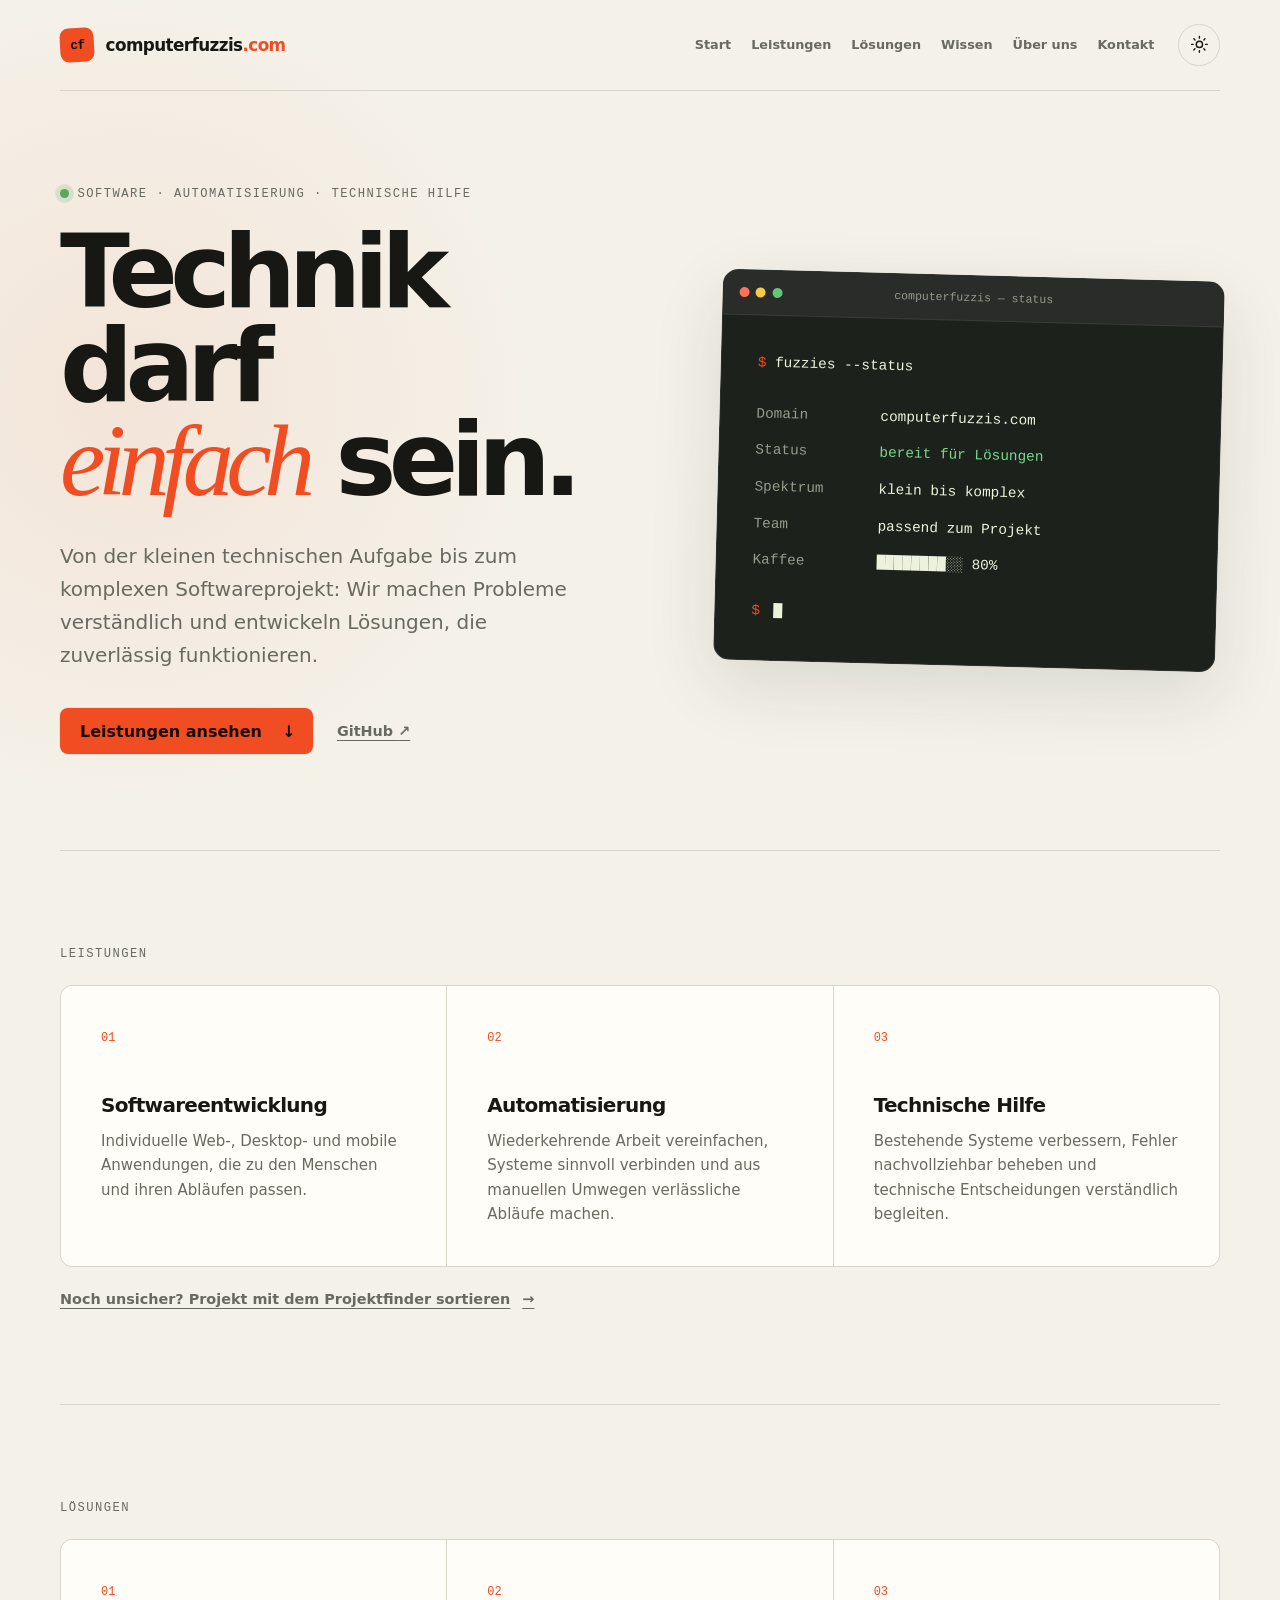
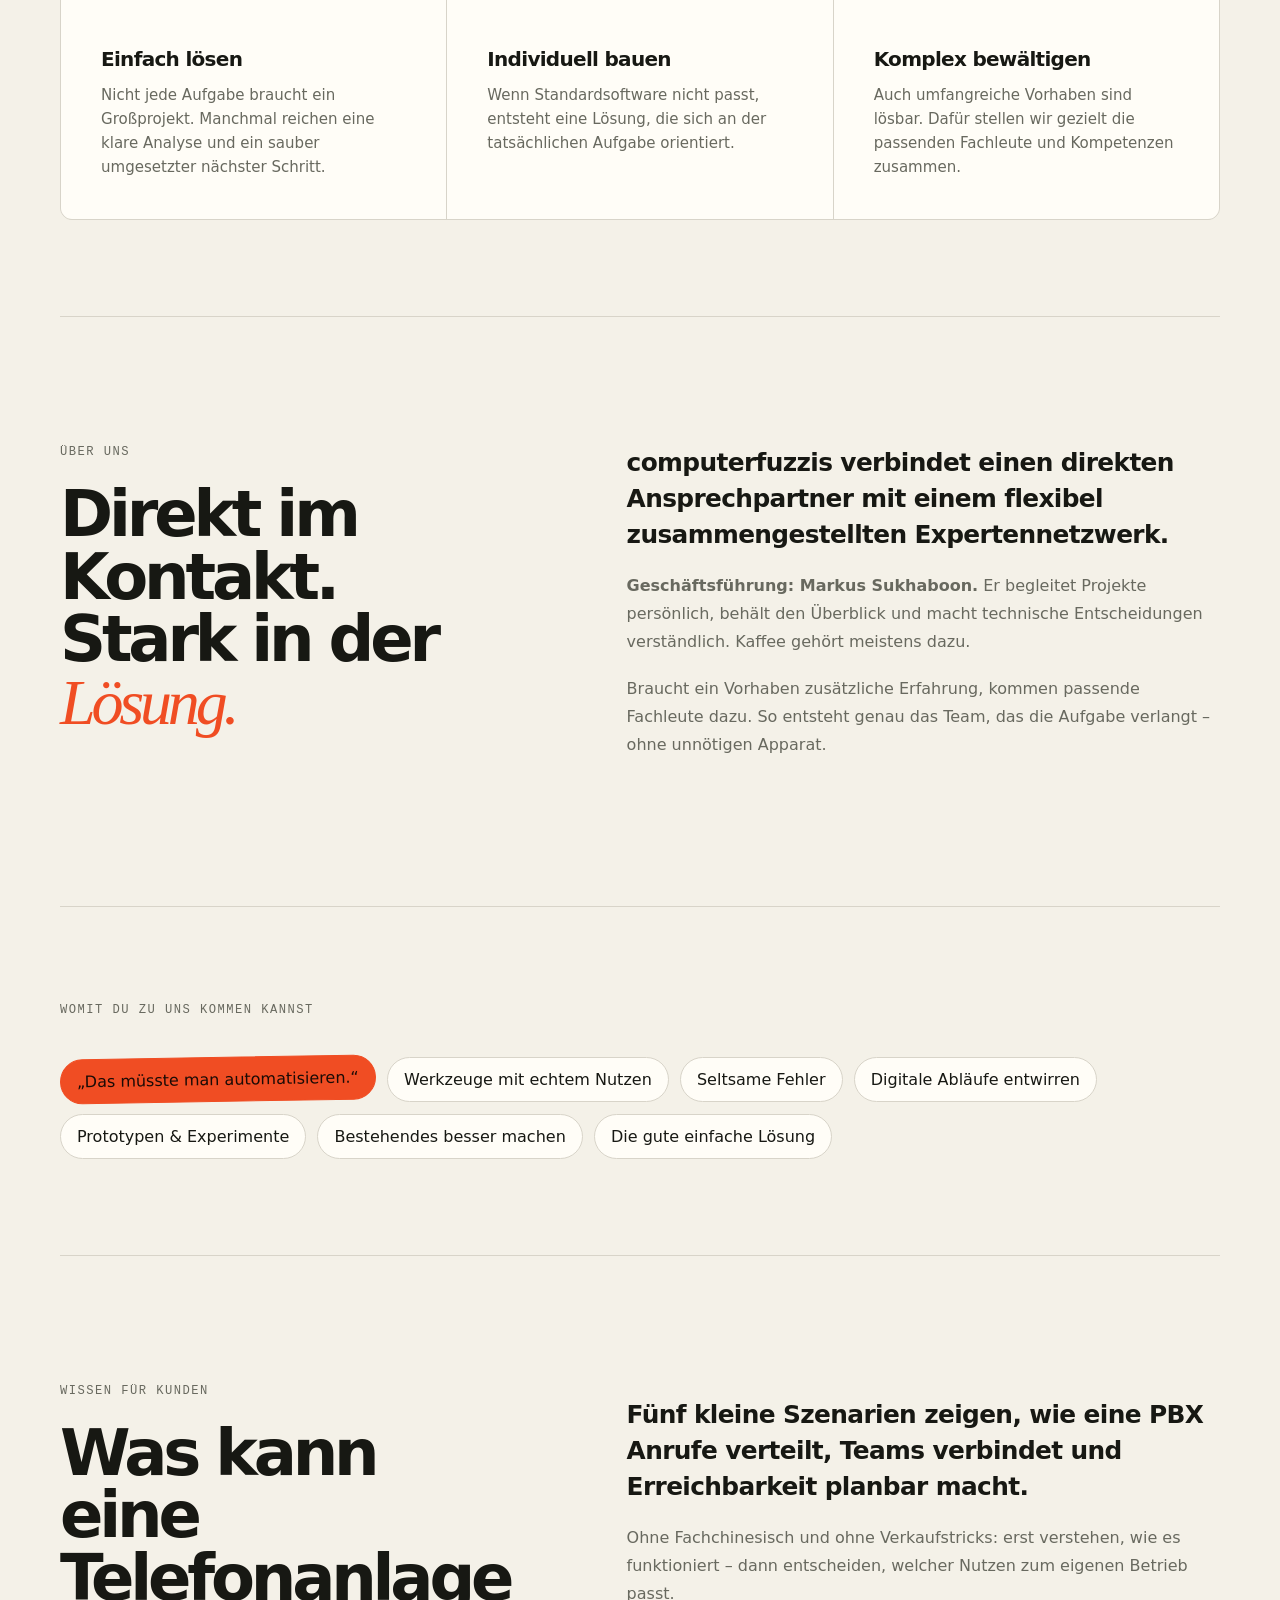
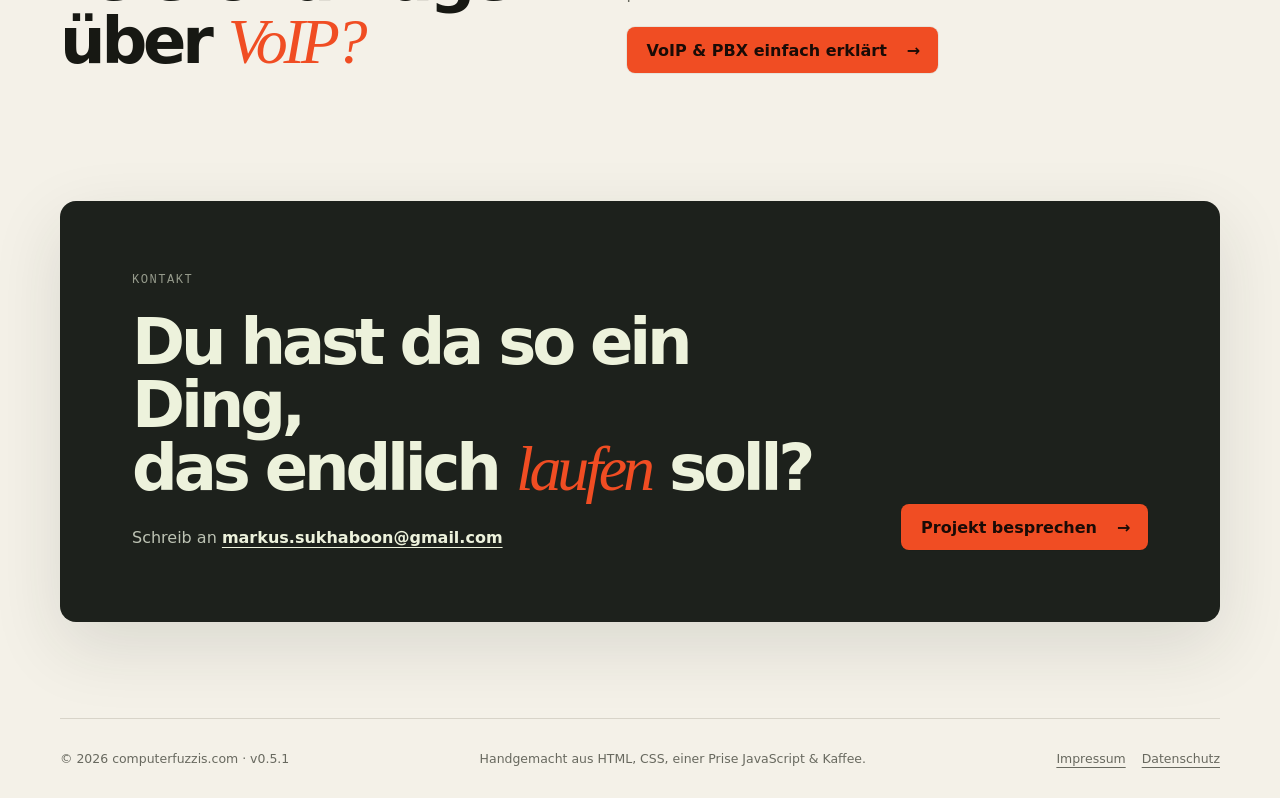
<file: index.html>
<!doctype html>
<html lang="de">
  <head>
    <meta charset="UTF-8" />
    <meta name="viewport" content="width=device-width, initial-scale=1" />
    <meta name="theme-color" content="#f4f1e8" />
    <meta
      name="description"
      content="computerfuzzis.com entwickelt verständliche Software und stellt für komplexere Projekte das passende Expertenteam zusammen."
    />
    <meta property="og:title" content="computerfuzzis.com" />
    <meta
      property="og:description"
      content="Software und digitale Lösungen, die einfach funktionieren."
    />
    <meta property="og:type" content="website" />
    <meta property="og:locale" content="de_DE" />
    <meta property="og:url" content="https://computerfuzzis.com/" />
    <link rel="canonical" href="https://computerfuzzis.com/" />
    <title>computerfuzzis.com – Software, die einfach funktioniert.</title>
    <link rel="icon" href="assets/favicon.svg" type="image/svg+xml" />
    <link rel="stylesheet" href="styles.css" />
    <script src="script.js" defer></script>
  </head>
  <body>
    <a class="skip-link" href="#inhalt">Zum Inhalt springen</a>

    <header class="site-header">
      <a class="brand" href="./" aria-label="computerfuzzis.com – Startseite">
        <span class="brand-mark" aria-hidden="true">cf</span>
        <span>computerfuzzis<span class="accent">.com</span></span>
      </a>

      <div class="header-actions">
        <nav id="site-navigation" aria-label="Hauptnavigation">
          <a href="#start">Start</a>
          <a href="#leistungen">Leistungen</a>
          <a href="#loesungen">Lösungen</a>
          <a href="voip-pbx.html">Wissen</a>
          <a href="#ueber-uns">Über uns</a>
          <a href="#kontakt">Kontakt</a>
        </nav>
        <button
          class="menu-toggle"
          type="button"
          aria-label="Menü öffnen"
          aria-controls="site-navigation"
          aria-expanded="false"
        >
          <span></span><span></span><span></span>
        </button>
        <button class="theme-toggle" type="button" aria-label="Farbschema wechseln">
          <svg class="sun" viewBox="0 0 24 24" aria-hidden="true">
            <circle cx="12" cy="12" r="4" />
            <path d="M12 2v2M12 20v2M4.93 4.93l1.42 1.42M17.66 17.66l1.41 1.41M2 12h2M20 12h2M4.93 19.07l1.42-1.42M17.66 6.34l1.41-1.41" />
          </svg>
          <svg class="moon" viewBox="0 0 24 24" aria-hidden="true">
            <path d="M21 12.79A9 9 0 1 1 11.21 3 7 7 0 0 0 21 12.79Z" />
          </svg>
        </button>
      </div>
    </header>

    <main id="inhalt">
      <section class="hero" id="start" aria-labelledby="hero-title">
        <div class="hero-copy">
          <p class="eyebrow"><span class="status-dot"></span> Software · Automatisierung · Technische Hilfe</p>
          <h1 id="hero-title">
            Technik darf<br />
            <em>einfach</em> sein.
          </h1>
          <p class="intro">
            Von der kleinen technischen Aufgabe bis zum komplexen
            Softwareprojekt: Wir machen Probleme verständlich und entwickeln
            Lösungen, die zuverlässig funktionieren.
          </p>
          <div class="hero-actions">
            <a class="button" href="#leistungen">
              Leistungen ansehen
              <span aria-hidden="true">↓</span>
            </a>
            <a class="text-link" href="https://github.com/itmitalles-markus">
              GitHub <span aria-hidden="true">↗</span>
            </a>
          </div>
        </div>

        <div class="terminal" aria-label="Status der Website">
          <div class="terminal-bar" aria-hidden="true">
            <span></span><span></span><span></span>
            <p>computerfuzzis — status</p>
          </div>
          <div class="terminal-body">
            <p><span class="prompt">$</span> fuzzies --status</p>
            <dl>
              <div><dt>Domain</dt><dd>computerfuzzis.com</dd></div>
              <div><dt>Status</dt><dd class="ok">bereit für Lösungen</dd></div>
              <div><dt>Spektrum</dt><dd>klein bis komplex</dd></div>
              <div><dt>Team</dt><dd>passend zum Projekt</dd></div>
              <div><dt>Kaffee</dt><dd>████████░░ 80%</dd></div>
            </dl>
            <p class="cursor-line" aria-hidden="true">
              <span class="prompt">$</span> <span class="cursor"></span>
            </p>
          </div>
        </div>
      </section>

      <section class="principles" id="leistungen" aria-labelledby="services-title">
        <p class="section-label" id="services-title">Leistungen</p>
        <div class="principle-grid">
          <article>
            <span>01</span>
            <h2>Softwareentwicklung</h2>
            <p>
              Individuelle Web-, Desktop- und mobile Anwendungen, die zu den
              Menschen und ihren Abläufen passen.
            </p>
          </article>
          <article>
            <span>02</span>
            <h2>Automatisierung</h2>
            <p>
              Wiederkehrende Arbeit vereinfachen, Systeme sinnvoll verbinden
              und aus manuellen Umwegen verlässliche Abläufe machen.
            </p>
          </article>
          <article>
            <span>03</span>
            <h2>Technische Hilfe</h2>
            <p>
              Bestehende Systeme verbessern, Fehler nachvollziehbar beheben und
              technische Entscheidungen verständlich begleiten.
            </p>
          </article>
        </div>
        <a class="section-action" href="leistungskonfigurator.html">
          Noch unsicher? Projekt mit dem Projektfinder sortieren
          <span aria-hidden="true">→</span>
        </a>
      </section>

      <section class="principles" id="loesungen" aria-labelledby="solutions-title">
        <p class="section-label" id="solutions-title">Lösungen</p>
        <div class="principle-grid">
          <article>
            <span>01</span>
            <h2>Einfach lösen</h2>
            <p>
              Nicht jede Aufgabe braucht ein Großprojekt. Manchmal reichen eine
              klare Analyse und ein sauber umgesetzter nächster Schritt.
            </p>
          </article>
          <article>
            <span>02</span>
            <h2>Individuell bauen</h2>
            <p>
              Wenn Standardsoftware nicht passt, entsteht eine Lösung, die sich
              an der tatsächlichen Aufgabe orientiert.
            </p>
          </article>
          <article>
            <span>03</span>
            <h2>Komplex bewältigen</h2>
            <p>
              Auch umfangreiche Vorhaben sind lösbar. Dafür stellen wir gezielt
              die passenden Fachleute und Kompetenzen zusammen.
            </p>
          </article>
        </div>
      </section>

      <section class="about" id="ueber-uns" aria-labelledby="about-title">
        <div>
          <p class="section-label">Über uns</p>
          <h2 id="about-title">Direkt im Kontakt.<br />Stark in der <em>Lösung.</em></h2>
        </div>
        <div class="about-copy">
          <p class="lead">
            computerfuzzis verbindet einen direkten Ansprechpartner mit einem
            flexibel zusammengestellten Expertennetzwerk.
          </p>
          <p>
            <strong>Geschäftsführung: Markus Sukhaboon.</strong> Er begleitet
            Projekte persönlich, behält den Überblick und macht technische
            Entscheidungen verständlich. Kaffee gehört meistens dazu.
          </p>
          <p>
            Braucht ein Vorhaben zusätzliche Erfahrung, kommen passende
            Fachleute dazu. So entsteht genau das Team, das die Aufgabe verlangt
            – ohne unnötigen Apparat.
          </p>
        </div>
      </section>

      <section class="signals" aria-labelledby="signals-title">
        <p class="section-label" id="signals-title">Womit du zu uns kommen kannst</p>
        <ul class="tag-list" aria-label="Themen und Aufgaben">
          <li>„Das müsste man automatisieren.“</li>
          <li>Werkzeuge mit echtem Nutzen</li>
          <li>Seltsame Fehler</li>
          <li>Digitale Abläufe entwirren</li>
          <li>Prototypen &amp; Experimente</li>
          <li>Bestehendes besser machen</li>
          <li>Die gute einfache Lösung</li>
        </ul>
      </section>

      <section class="about knowledge-teaser" aria-labelledby="knowledge-title">
        <div>
          <p class="section-label">Wissen für Kunden</p>
          <h2 id="knowledge-title">Was kann eine Telefonanlage über <em>VoIP?</em></h2>
        </div>
        <div class="about-copy">
          <p class="lead">
            Fünf kleine Szenarien zeigen, wie eine PBX Anrufe verteilt, Teams
            verbindet und Erreichbarkeit planbar macht.
          </p>
          <p>
            Ohne Fachchinesisch und ohne Verkaufstricks: erst verstehen, wie es
            funktioniert – dann entscheiden, welcher Nutzen zum eigenen Betrieb passt.
          </p>
          <a class="button" href="voip-pbx.html">
            VoIP &amp; PBX einfach erklärt
            <span aria-hidden="true">→</span>
          </a>
        </div>
      </section>

      <section class="contact" id="kontakt" aria-labelledby="contact-title">
        <p class="section-label">Kontakt</p>
        <div class="contact-row">
          <div>
            <h2 id="contact-title">Du hast da so ein Ding,<br />das endlich <em>laufen</em> soll?</h2>
            <p class="contact-note">
              Schreib an
              <a href="mailto:markus.sukhaboon@gmail.com">markus.sukhaboon@gmail.com</a>
            </p>
          </div>
          <a class="button" href="mailto:markus.sukhaboon@gmail.com?subject=Projektanfrage%20%C3%BCber%20computerfuzzis.com">
            Projekt besprechen
            <span aria-hidden="true">→</span>
          </a>
        </div>
      </section>
    </main>

    <footer>
      <p>© <span data-current-year>2026</span> computerfuzzis.com · v<span data-version>0.5.1</span></p>
      <p>Handgemacht aus HTML, CSS, einer Prise JavaScript &amp; Kaffee.</p>
      <nav class="footer-nav" aria-label="Rechtliche Hinweise">
        <a href="impressum.html">Impressum</a>
        <a href="datenschutz.html">Datenschutz</a>
      </nav>
    </footer>
  </body>
</html>
</file>
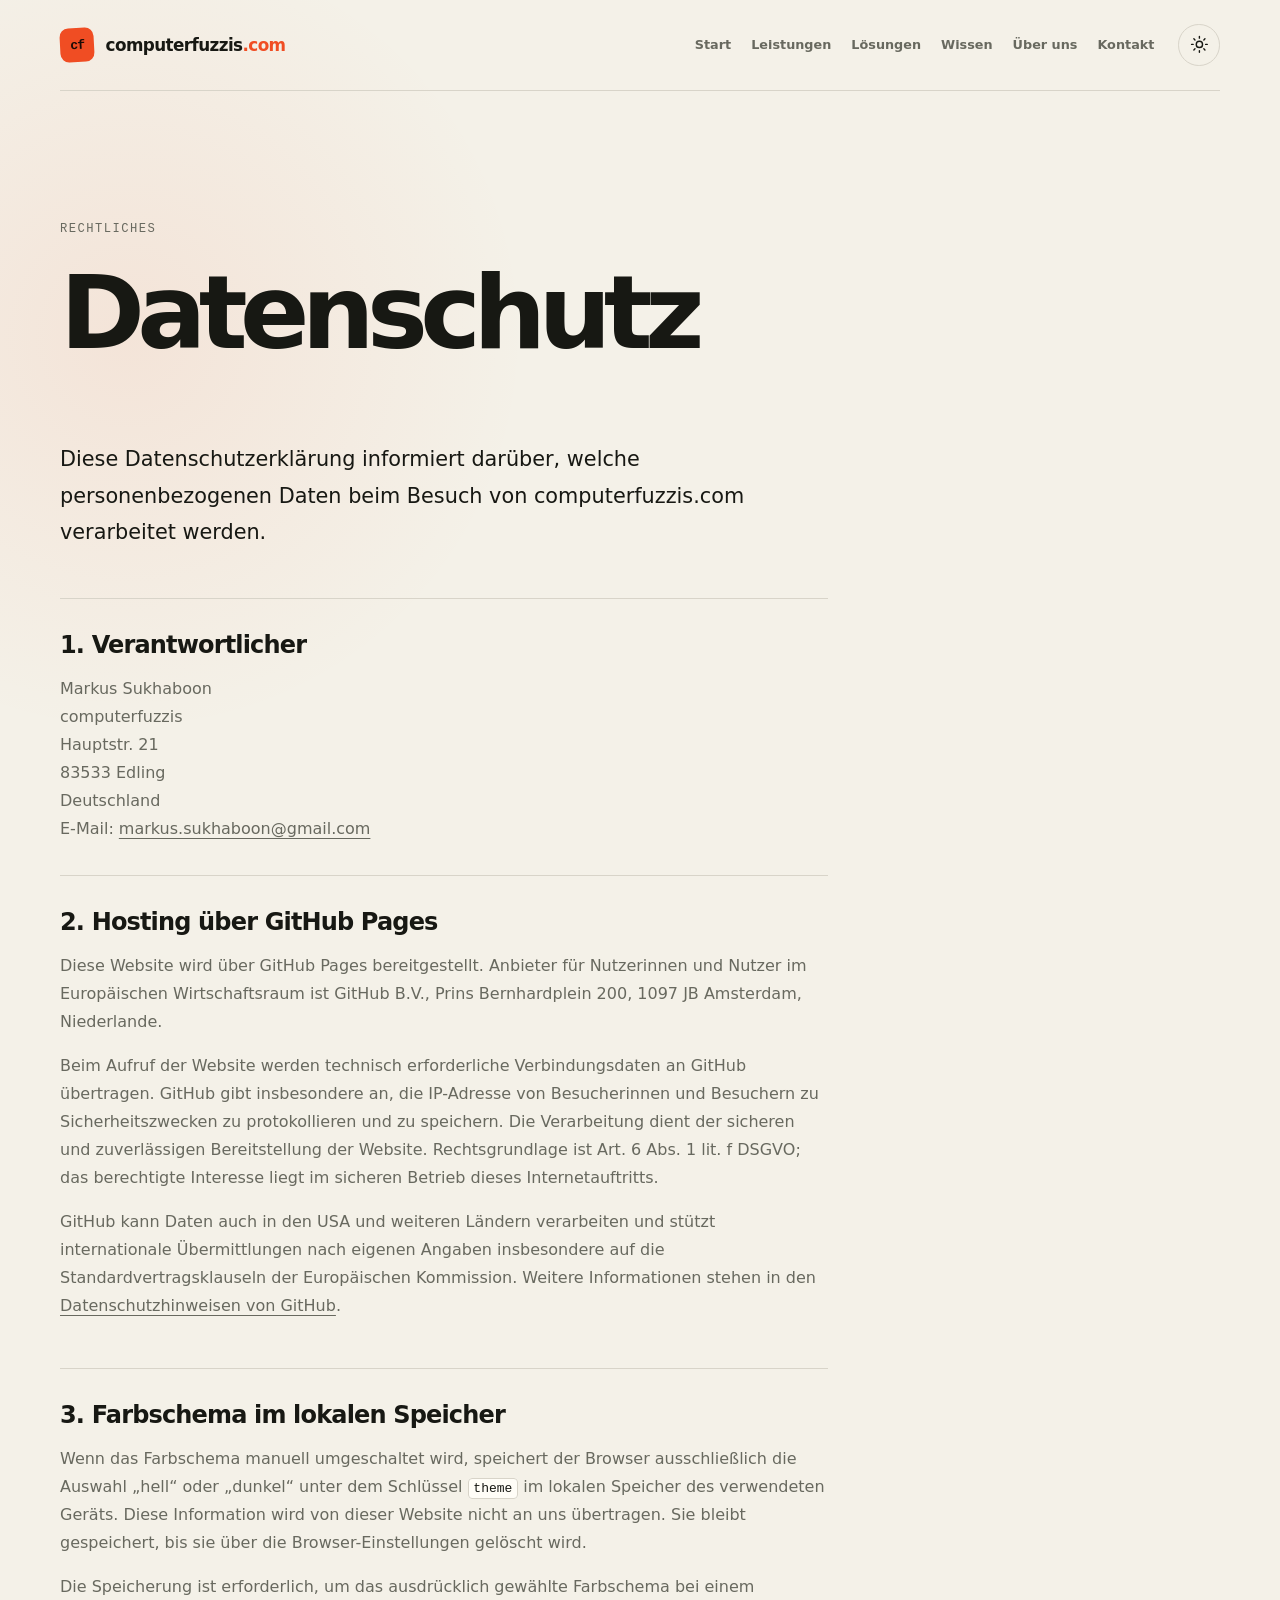
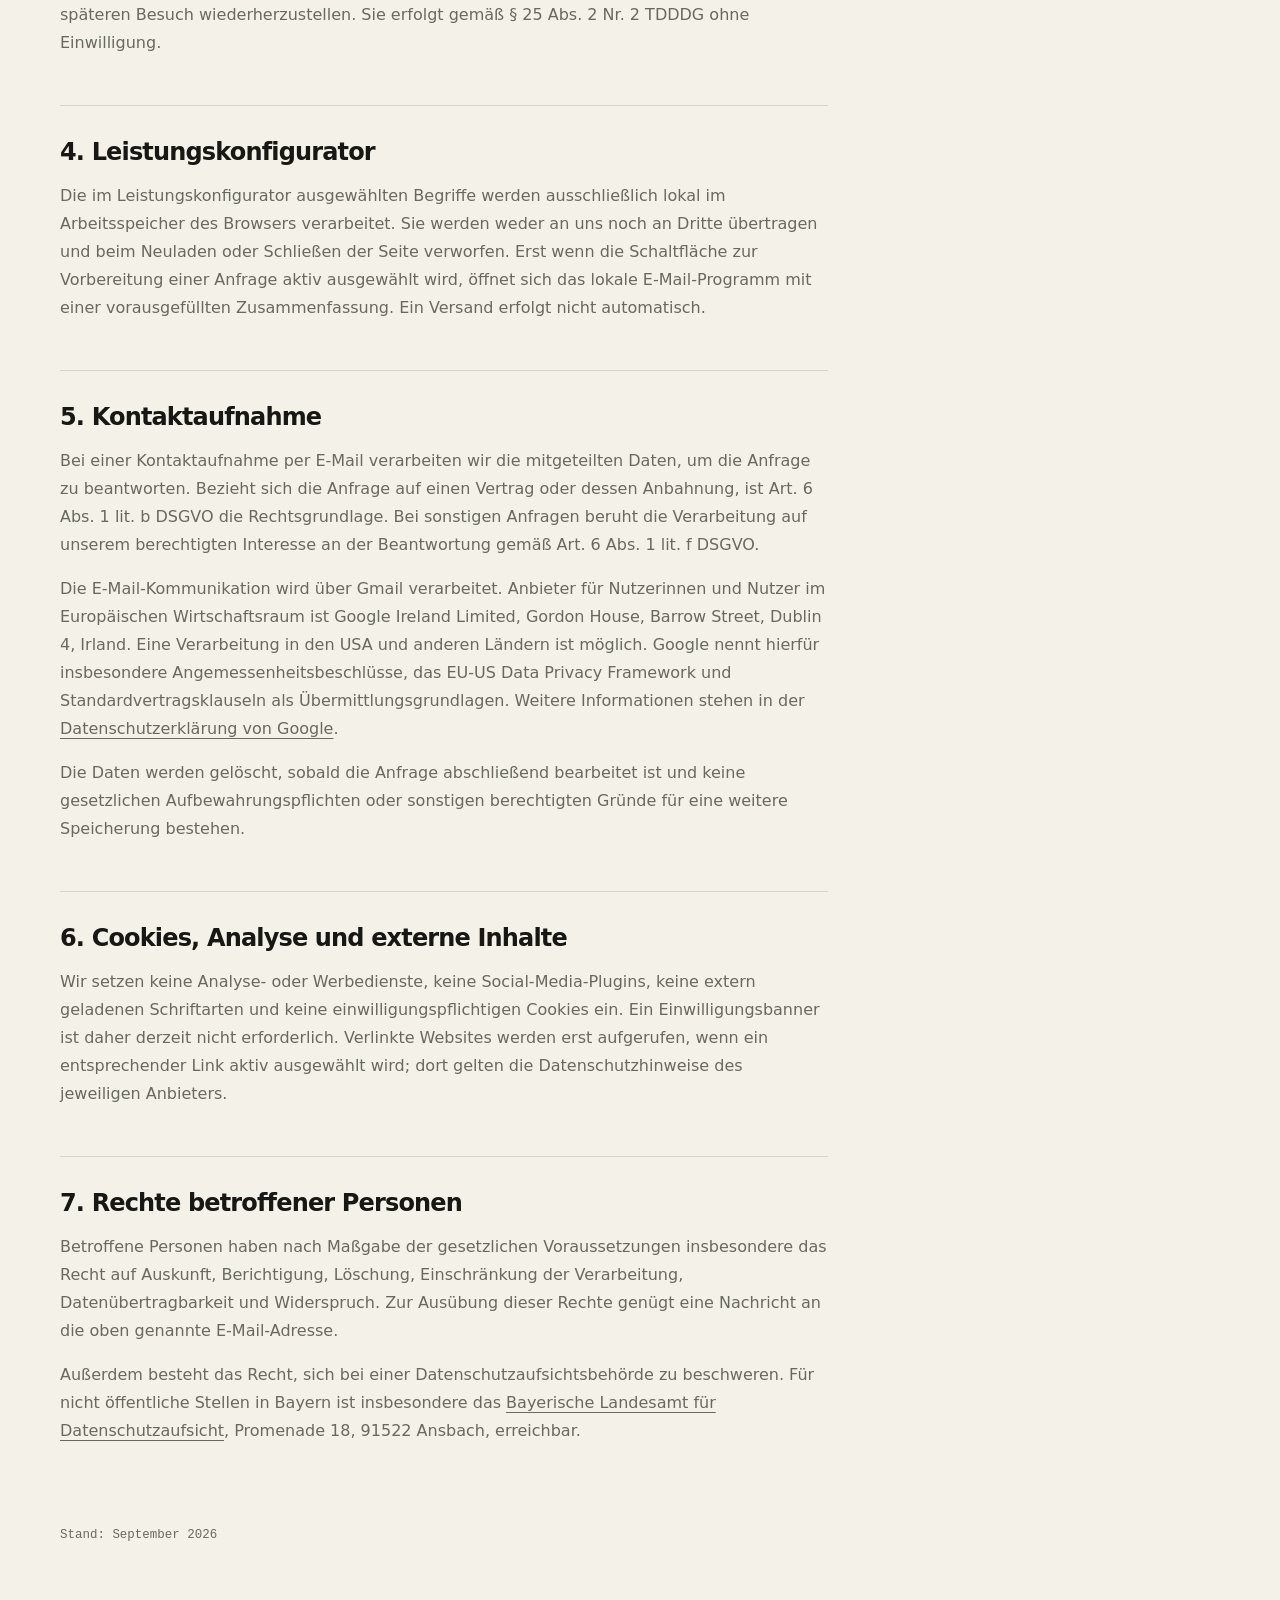
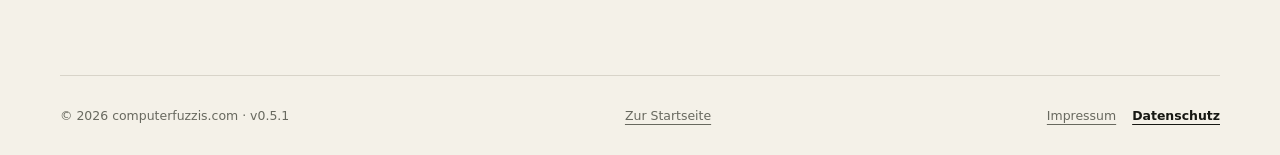
<file: datenschutz.html>
<!doctype html>
<html lang="de">
  <head>
    <meta charset="UTF-8" />
    <meta name="viewport" content="width=device-width, initial-scale=1" />
    <meta name="theme-color" content="#f4f1e8" />
    <meta name="description" content="Datenschutzerklärung von computerfuzzis.com" />
    <meta name="robots" content="noindex,follow" />
    <link rel="canonical" href="https://computerfuzzis.com/datenschutz.html" />
    <title>Datenschutz – computerfuzzis.com</title>
    <link rel="icon" href="assets/favicon.svg" type="image/svg+xml" />
    <link rel="stylesheet" href="styles.css" />
    <script src="script.js" defer></script>
  </head>
  <body>
    <a class="skip-link" href="#inhalt">Zum Inhalt springen</a>

    <header class="site-header">
      <a class="brand" href="./" aria-label="computerfuzzis.com – Startseite">
        <span class="brand-mark" aria-hidden="true">cf</span>
        <span>computerfuzzis<span class="accent">.com</span></span>
      </a>

      <div class="header-actions">
        <nav id="site-navigation" aria-label="Hauptnavigation">
          <a href="./#start">Start</a>
          <a href="./#leistungen">Leistungen</a>
          <a href="./#loesungen">Lösungen</a>
          <a href="voip-pbx.html">Wissen</a>
          <a href="./#ueber-uns">Über uns</a>
          <a href="./#kontakt">Kontakt</a>
        </nav>
        <button
          class="menu-toggle"
          type="button"
          aria-label="Menü öffnen"
          aria-controls="site-navigation"
          aria-expanded="false"
        >
          <span></span><span></span><span></span>
        </button>
        <button class="theme-toggle" type="button" aria-label="Farbschema wechseln">
          <svg class="sun" viewBox="0 0 24 24" aria-hidden="true">
            <circle cx="12" cy="12" r="4" />
            <path d="M12 2v2M12 20v2M4.93 4.93l1.42 1.42M17.66 17.66l1.41 1.41M2 12h2M20 12h2M4.93 19.07l1.42-1.42M17.66 6.34l1.41-1.41" />
          </svg>
          <svg class="moon" viewBox="0 0 24 24" aria-hidden="true">
            <path d="M21 12.79A9 9 0 1 1 11.21 3 7 7 0 0 0 21 12.79Z" />
          </svg>
        </button>
      </div>
    </header>

    <main id="inhalt">
      <article class="legal-page">
        <p class="section-label">Rechtliches</p>
        <h1>Datenschutz</h1>
        <p class="legal-intro">
          Diese Datenschutzerklärung informiert darüber, welche personenbezogenen
          Daten beim Besuch von computerfuzzis.com verarbeitet werden.
        </p>

        <section aria-labelledby="responsible-title">
          <h2 id="responsible-title">1. Verantwortlicher</h2>
          <address>
            Markus Sukhaboon<br />
            computerfuzzis<br />
            Hauptstr. 21<br />
            83533 Edling<br />
            Deutschland<br />
            E-Mail:
            <a href="mailto:markus.sukhaboon@gmail.com">markus.sukhaboon@gmail.com</a>
          </address>
        </section>

        <section aria-labelledby="hosting-title">
          <h2 id="hosting-title">2. Hosting über GitHub Pages</h2>
          <p>
            Diese Website wird über GitHub Pages bereitgestellt. Anbieter für
            Nutzerinnen und Nutzer im Europäischen Wirtschaftsraum ist GitHub B.V.,
            Prins Bernhardplein 200, 1097 JB Amsterdam, Niederlande.
          </p>
          <p>
            Beim Aufruf der Website werden technisch erforderliche Verbindungsdaten
            an GitHub übertragen. GitHub gibt insbesondere an, die IP-Adresse von
            Besucherinnen und Besuchern zu Sicherheitszwecken zu protokollieren und
            zu speichern. Die Verarbeitung dient der sicheren und zuverlässigen
            Bereitstellung der Website. Rechtsgrundlage ist Art. 6 Abs. 1 lit. f
            DSGVO; das berechtigte Interesse liegt im sicheren Betrieb dieses
            Internetauftritts.
          </p>
          <p>
            GitHub kann Daten auch in den USA und weiteren Ländern verarbeiten und
            stützt internationale Übermittlungen nach eigenen Angaben insbesondere
            auf die Standardvertragsklauseln der Europäischen Kommission. Weitere
            Informationen stehen in den
            <a href="https://docs.github.com/de/site-policy/privacy-policies/github-general-privacy-statement">Datenschutzhinweisen von GitHub</a>.
          </p>
        </section>

        <section aria-labelledby="storage-title">
          <h2 id="storage-title">3. Farbschema im lokalen Speicher</h2>
          <p>
            Wenn das Farbschema manuell umgeschaltet wird, speichert der Browser
            ausschließlich die Auswahl „hell“ oder „dunkel“ unter dem Schlüssel
            <code>theme</code> im lokalen Speicher des verwendeten Geräts. Diese
            Information wird von dieser Website nicht an uns übertragen. Sie bleibt
            gespeichert, bis sie über die Browser-Einstellungen gelöscht wird.
          </p>
          <p>
            Die Speicherung ist erforderlich, um das ausdrücklich gewählte
            Farbschema bei einem späteren Besuch wiederherzustellen. Sie erfolgt
            gemäß § 25 Abs. 2 Nr. 2 TDDDG ohne Einwilligung.
          </p>
        </section>

        <section aria-labelledby="configurator-data-title">
          <h2 id="configurator-data-title">4. Leistungskonfigurator</h2>
          <p>
            Die im Leistungskonfigurator ausgewählten Begriffe werden ausschließlich
            lokal im Arbeitsspeicher des Browsers verarbeitet. Sie werden weder an
            uns noch an Dritte übertragen und beim Neuladen oder Schließen der Seite
            verworfen. Erst wenn die Schaltfläche zur Vorbereitung einer Anfrage
            aktiv ausgewählt wird, öffnet sich das lokale E-Mail-Programm mit einer
            vorausgefüllten Zusammenfassung. Ein Versand erfolgt nicht automatisch.
          </p>
        </section>

        <section aria-labelledby="contact-data-title">
          <h2 id="contact-data-title">5. Kontaktaufnahme</h2>
          <p>
            Bei einer Kontaktaufnahme per E-Mail verarbeiten wir die mitgeteilten
            Daten, um die Anfrage zu beantworten. Bezieht sich die Anfrage auf einen
            Vertrag oder dessen Anbahnung, ist Art. 6 Abs. 1 lit. b DSGVO die
            Rechtsgrundlage. Bei sonstigen Anfragen beruht die Verarbeitung auf
            unserem berechtigten Interesse an der Beantwortung gemäß Art. 6 Abs. 1
            lit. f DSGVO.
          </p>
          <p>
            Die E-Mail-Kommunikation wird über Gmail verarbeitet. Anbieter für
            Nutzerinnen und Nutzer im Europäischen Wirtschaftsraum ist Google
            Ireland Limited, Gordon House, Barrow Street, Dublin 4, Irland. Eine
            Verarbeitung in den USA und anderen Ländern ist möglich. Google nennt
            hierfür insbesondere Angemessenheitsbeschlüsse, das EU-US Data Privacy
            Framework und Standardvertragsklauseln als Übermittlungsgrundlagen.
            Weitere Informationen stehen in der
            <a href="https://policies.google.com/privacy">Datenschutzerklärung von Google</a>.
          </p>
          <p>
            Die Daten werden gelöscht, sobald die Anfrage abschließend bearbeitet
            ist und keine gesetzlichen Aufbewahrungspflichten oder sonstigen
            berechtigten Gründe für eine weitere Speicherung bestehen.
          </p>
        </section>

        <section aria-labelledby="third-parties-title">
          <h2 id="third-parties-title">6. Cookies, Analyse und externe Inhalte</h2>
          <p>
            Wir setzen keine Analyse- oder Werbedienste, keine Social-Media-Plugins,
            keine extern geladenen Schriftarten und keine einwilligungspflichtigen
            Cookies ein. Ein Einwilligungsbanner ist daher derzeit nicht erforderlich.
            Verlinkte Websites werden erst aufgerufen, wenn ein entsprechender Link
            aktiv ausgewählt wird; dort gelten die Datenschutzhinweise des jeweiligen
            Anbieters.
          </p>
        </section>

        <section aria-labelledby="rights-title">
          <h2 id="rights-title">7. Rechte betroffener Personen</h2>
          <p>
            Betroffene Personen haben nach Maßgabe der gesetzlichen Voraussetzungen
            insbesondere das Recht auf Auskunft, Berichtigung, Löschung,
            Einschränkung der Verarbeitung, Datenübertragbarkeit und Widerspruch.
            Zur Ausübung dieser Rechte genügt eine Nachricht an die oben genannte
            E-Mail-Adresse.
          </p>
          <p>
            Außerdem besteht das Recht, sich bei einer Datenschutzaufsichtsbehörde
            zu beschweren. Für nicht öffentliche Stellen in Bayern ist insbesondere
            das
            <a href="https://www.lda.bayern.de/de/kontakt.html">Bayerische Landesamt für Datenschutzaufsicht</a>,
            Promenade 18, 91522 Ansbach, erreichbar.
          </p>
        </section>

        <p class="legal-note">Stand: September 2026</p>
      </article>
    </main>

    <footer>
      <p>© <span data-current-year>2026</span> computerfuzzis.com · v<span data-version>0.5.1</span></p>
      <a href="./">Zur Startseite</a>
      <nav class="footer-nav" aria-label="Rechtliche Hinweise">
        <a href="impressum.html">Impressum</a>
        <a href="datenschutz.html" aria-current="page">Datenschutz</a>
      </nav>
    </footer>
  </body>
</html>
</file>
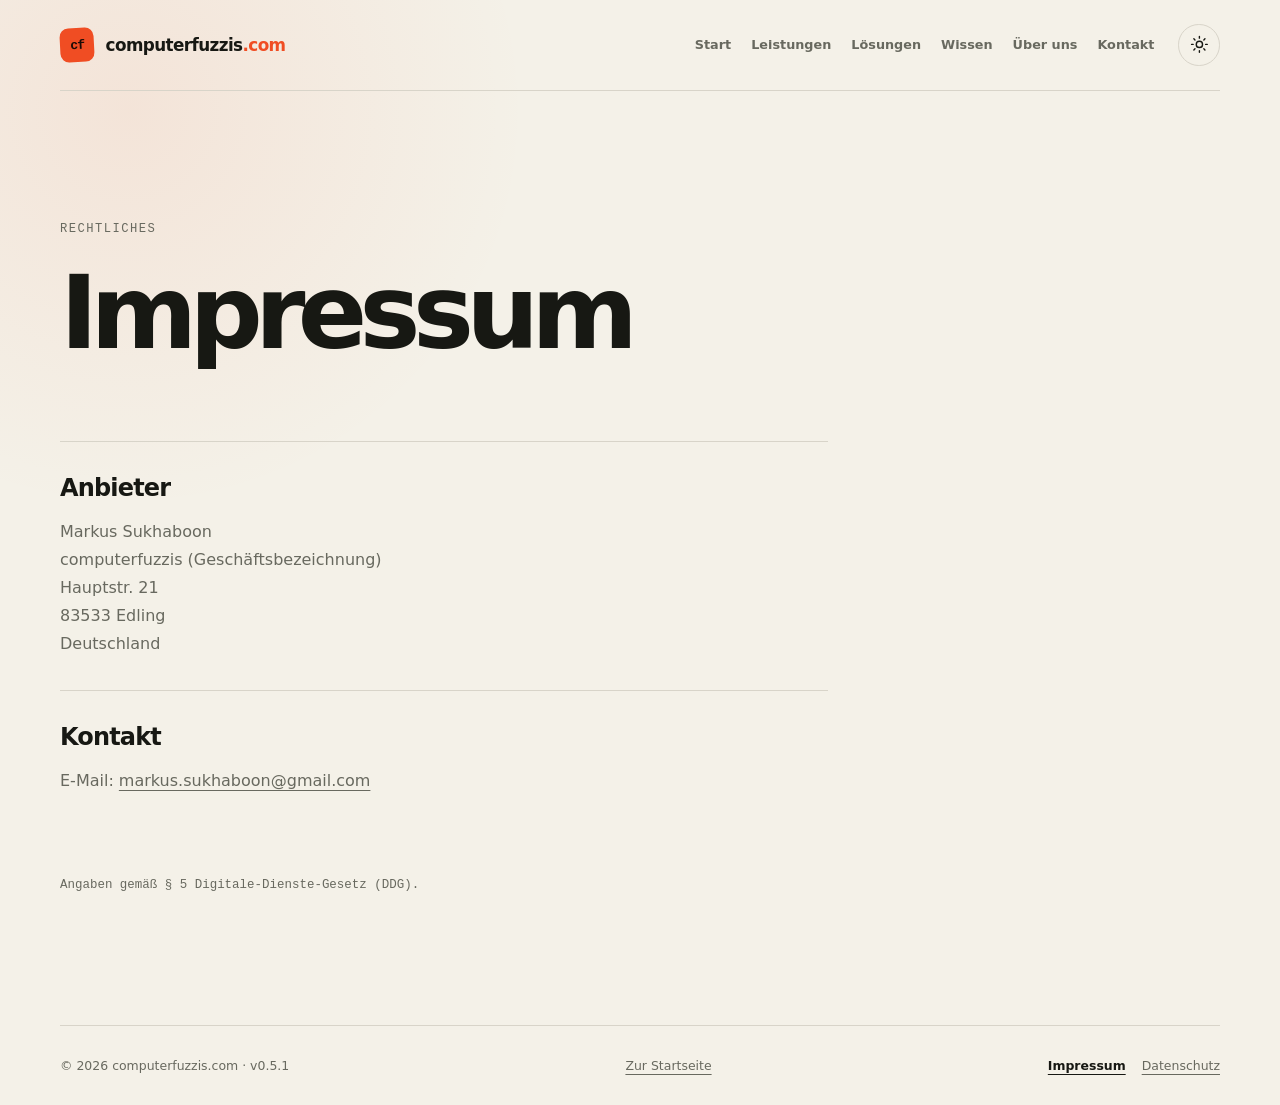
<file: impressum.html>
<!doctype html>
<html lang="de">
  <head>
    <meta charset="UTF-8" />
    <meta name="viewport" content="width=device-width, initial-scale=1" />
    <meta name="theme-color" content="#f4f1e8" />
    <meta name="description" content="Impressum von computerfuzzis.com" />
    <meta name="robots" content="noindex,follow" />
    <link rel="canonical" href="https://computerfuzzis.com/impressum.html" />
    <title>Impressum – computerfuzzis.com</title>
    <link rel="icon" href="assets/favicon.svg" type="image/svg+xml" />
    <link rel="stylesheet" href="styles.css" />
    <script src="script.js" defer></script>
  </head>
  <body>
    <a class="skip-link" href="#inhalt">Zum Inhalt springen</a>

    <header class="site-header">
      <a class="brand" href="./" aria-label="computerfuzzis.com – Startseite">
        <span class="brand-mark" aria-hidden="true">cf</span>
        <span>computerfuzzis<span class="accent">.com</span></span>
      </a>

      <div class="header-actions">
        <nav id="site-navigation" aria-label="Hauptnavigation">
          <a href="./#start">Start</a>
          <a href="./#leistungen">Leistungen</a>
          <a href="./#loesungen">Lösungen</a>
          <a href="voip-pbx.html">Wissen</a>
          <a href="./#ueber-uns">Über uns</a>
          <a href="./#kontakt">Kontakt</a>
        </nav>
        <button
          class="menu-toggle"
          type="button"
          aria-label="Menü öffnen"
          aria-controls="site-navigation"
          aria-expanded="false"
        >
          <span></span><span></span><span></span>
        </button>
        <button class="theme-toggle" type="button" aria-label="Farbschema wechseln">
          <svg class="sun" viewBox="0 0 24 24" aria-hidden="true">
            <circle cx="12" cy="12" r="4" />
            <path d="M12 2v2M12 20v2M4.93 4.93l1.42 1.42M17.66 17.66l1.41 1.41M2 12h2M20 12h2M4.93 19.07l1.42-1.42M17.66 6.34l1.41-1.41" />
          </svg>
          <svg class="moon" viewBox="0 0 24 24" aria-hidden="true">
            <path d="M21 12.79A9 9 0 1 1 11.21 3 7 7 0 0 0 21 12.79Z" />
          </svg>
        </button>
      </div>
    </header>

    <main id="inhalt">
      <article class="legal-page">
        <p class="section-label">Rechtliches</p>
        <h1>Impressum</h1>

        <section aria-labelledby="anbieter-title">
          <h2 id="anbieter-title">Anbieter</h2>
          <address>
            Markus Sukhaboon<br />
            computerfuzzis (Geschäftsbezeichnung)<br />
            Hauptstr. 21<br />
            83533 Edling<br />
            Deutschland
          </address>
        </section>

        <section aria-labelledby="kontakt-title">
          <h2 id="kontakt-title">Kontakt</h2>
          <p>
            E-Mail:
            <a href="mailto:markus.sukhaboon@gmail.com">markus.sukhaboon@gmail.com</a>
          </p>
        </section>

        <p class="legal-note">Angaben gemäß § 5 Digitale-Dienste-Gesetz (DDG).</p>
      </article>
    </main>

    <footer>
      <p>© <span data-current-year>2026</span> computerfuzzis.com · v<span data-version>0.5.1</span></p>
      <a href="./">Zur Startseite</a>
      <nav class="footer-nav" aria-label="Rechtliche Hinweise">
        <a href="impressum.html" aria-current="page">Impressum</a>
        <a href="datenschutz.html">Datenschutz</a>
      </nav>
    </footer>
  </body>
</html>
</file>
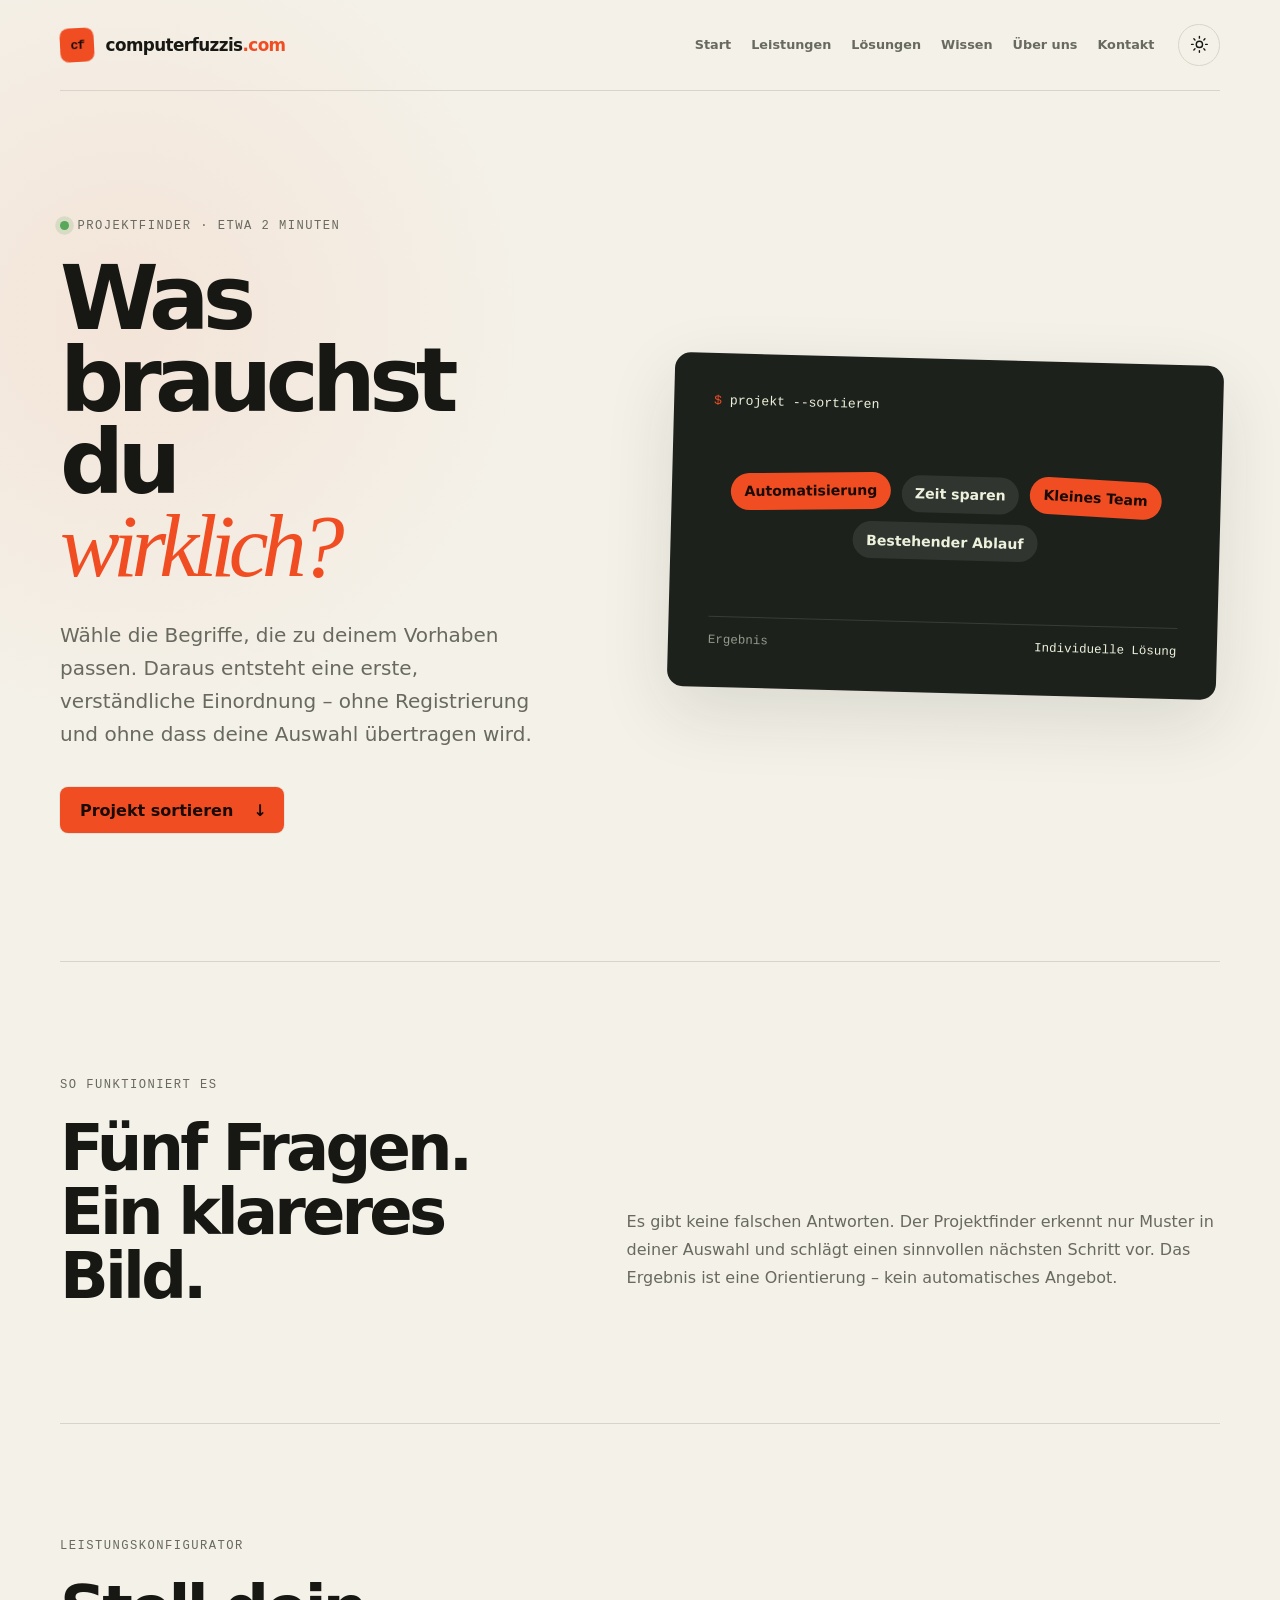
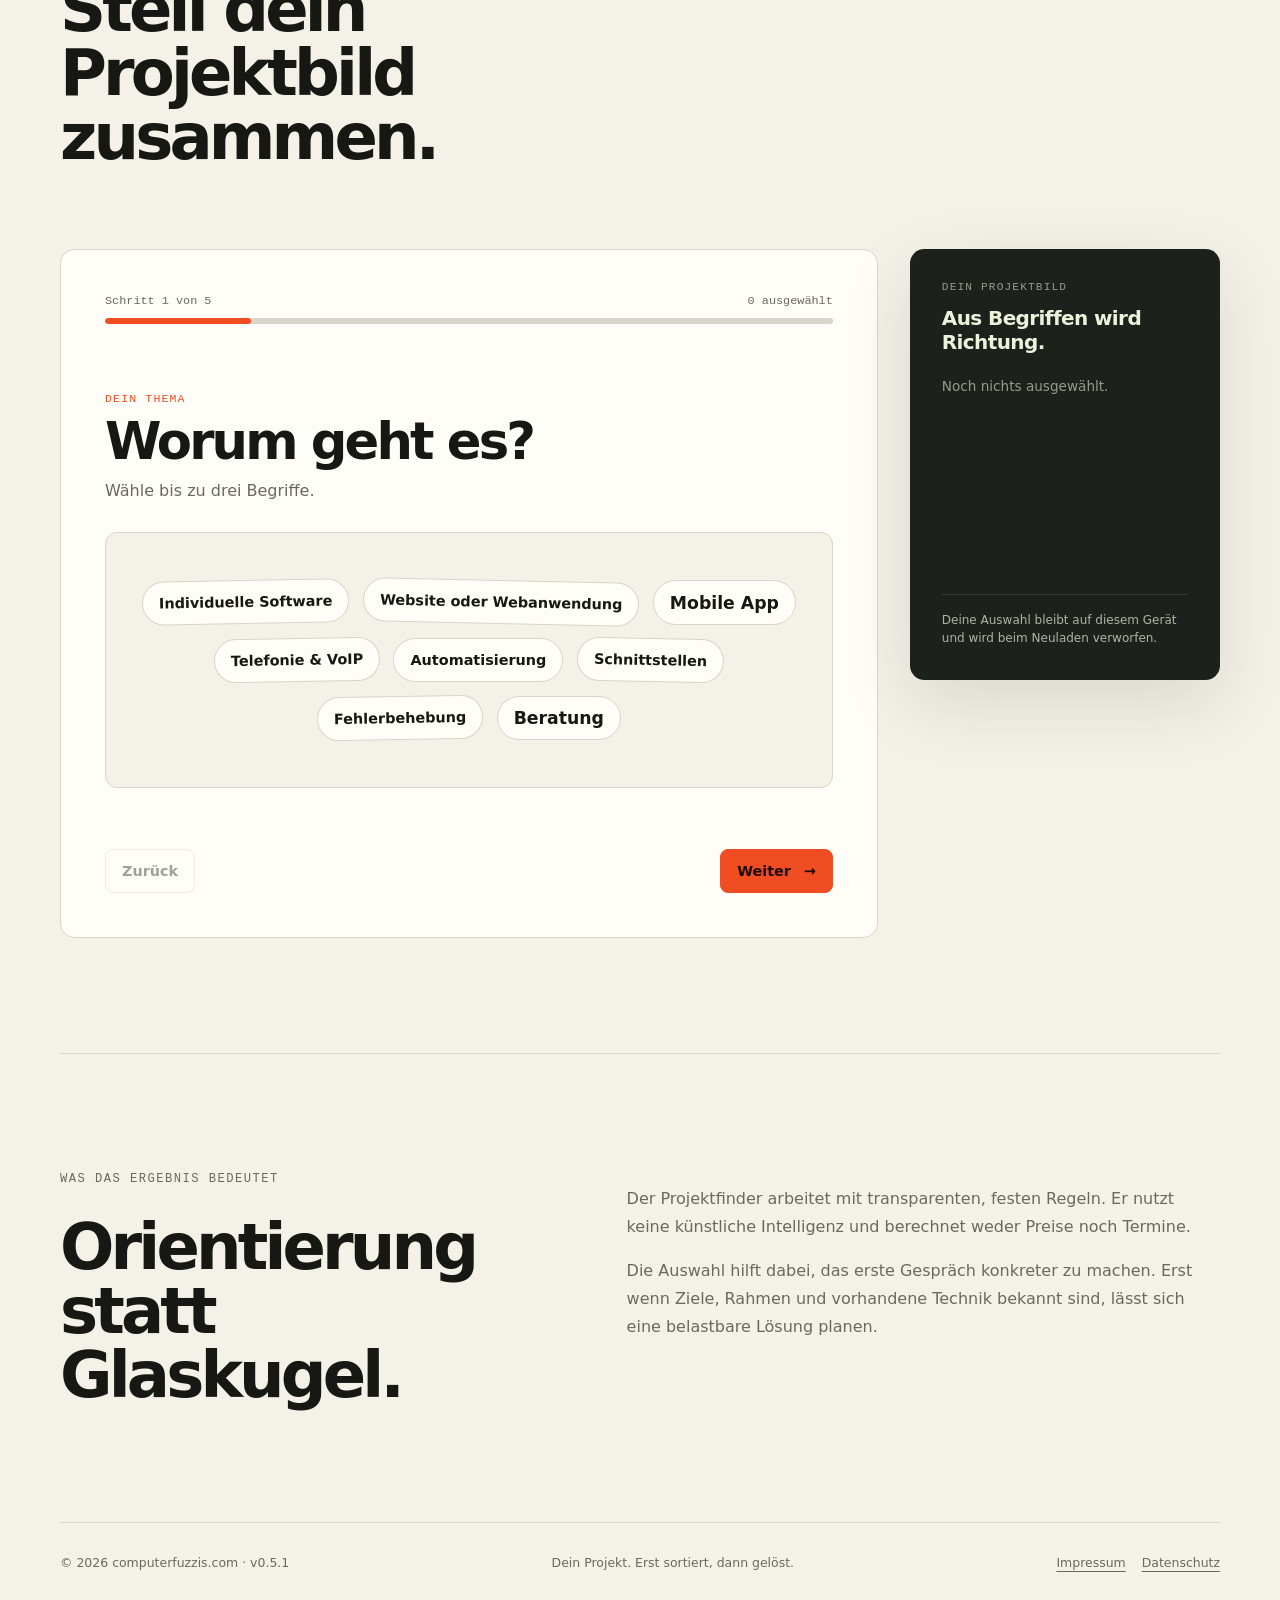
<file: leistungskonfigurator.html>
<!doctype html>
<html lang="de">
  <head>
    <meta charset="UTF-8" />
    <meta name="viewport" content="width=device-width, initial-scale=1" />
    <meta name="theme-color" content="#f4f1e8" />
    <meta
      name="description"
      content="Der kostenlose Projektfinder von computerfuzzis.com: Vorhaben mit wenigen Begriffen sortieren und passende Leistungen entdecken."
    />
    <meta property="og:title" content="Projektfinder – computerfuzzis.com" />
    <meta
      property="og:description"
      content="Ein Projekt in wenigen Schritten einordnen – ohne Registrierung und ohne Datenübertragung."
    />
    <meta property="og:type" content="website" />
    <meta property="og:locale" content="de_DE" />
    <meta property="og:url" content="https://computerfuzzis.com/leistungskonfigurator.html" />
    <link rel="canonical" href="https://computerfuzzis.com/leistungskonfigurator.html" />
    <title>Projektfinder – computerfuzzis.com</title>
    <link rel="icon" href="assets/favicon.svg" type="image/svg+xml" />
    <link rel="stylesheet" href="styles.css" />
    <link rel="stylesheet" href="leistungskonfigurator.css" />
    <script src="script.js" defer></script>
    <script src="leistungskonfigurator.js" defer></script>
  </head>
  <body>
    <a class="skip-link" href="#inhalt">Zum Inhalt springen</a>

    <header class="site-header">
      <a class="brand" href="./" aria-label="computerfuzzis.com – Startseite">
        <span class="brand-mark" aria-hidden="true">cf</span>
        <span>computerfuzzis<span class="accent">.com</span></span>
      </a>

      <div class="header-actions">
        <nav id="site-navigation" aria-label="Hauptnavigation">
          <a href="./#start">Start</a>
          <a href="./#leistungen">Leistungen</a>
          <a href="./#loesungen">Lösungen</a>
          <a href="voip-pbx.html">Wissen</a>
          <a href="./#ueber-uns">Über uns</a>
          <a href="./#kontakt">Kontakt</a>
        </nav>
        <button
          class="menu-toggle"
          type="button"
          aria-label="Menü öffnen"
          aria-controls="site-navigation"
          aria-expanded="false"
        >
          <span></span><span></span><span></span>
        </button>
        <button class="theme-toggle" type="button" aria-label="Farbschema wechseln">
          <svg class="sun" viewBox="0 0 24 24" aria-hidden="true">
            <circle cx="12" cy="12" r="4" />
            <path d="M12 2v2M12 20v2M4.93 4.93l1.42 1.42M17.66 17.66l1.41 1.41M2 12h2M20 12h2M4.93 19.07l1.42-1.42M17.66 6.34l1.41-1.41" />
          </svg>
          <svg class="moon" viewBox="0 0 24 24" aria-hidden="true">
            <path d="M21 12.79A9 9 0 1 1 11.21 3 7 7 0 0 0 21 12.79Z" />
          </svg>
        </button>
      </div>
    </header>

    <main id="inhalt">
      <section class="finder-hero" aria-labelledby="finder-title">
        <div>
          <p class="eyebrow"><span class="status-dot"></span> Projektfinder · etwa 2 Minuten</p>
          <h1 id="finder-title">Was brauchst du<br /><em>wirklich?</em></h1>
          <p class="intro">
            Wähle die Begriffe, die zu deinem Vorhaben passen. Daraus entsteht
            eine erste, verständliche Einordnung – ohne Registrierung und ohne
            dass deine Auswahl übertragen wird.
          </p>
          <a class="button" href="#projektfinder">
            Projekt sortieren
            <span aria-hidden="true">↓</span>
          </a>
        </div>

        <div class="finder-preview" aria-label="Beispiel für ein entstehendes Projektprofil">
          <p><span class="prompt">$</span> projekt --sortieren</p>
          <div class="preview-cloud" aria-hidden="true">
            <span>Automatisierung</span>
            <span>Zeit sparen</span>
            <span>Kleines Team</span>
            <span>Bestehender Ablauf</span>
          </div>
          <p class="preview-result"><span>Ergebnis</span> Individuelle Lösung</p>
        </div>
      </section>

      <section class="finder-intro" aria-labelledby="finder-intro-title">
        <div>
          <p class="section-label">So funktioniert es</p>
          <h2 id="finder-intro-title">Fünf Fragen. Ein klareres Bild.</h2>
        </div>
        <p>
          Es gibt keine falschen Antworten. Der Projektfinder erkennt nur Muster
          in deiner Auswahl und schlägt einen sinnvollen nächsten Schritt vor.
          Das Ergebnis ist eine Orientierung – kein automatisches Angebot.
        </p>
      </section>

      <section class="finder-section" id="projektfinder" aria-labelledby="configurator-title">
        <div class="finder-section-heading">
          <p class="section-label">Leistungskonfigurator</p>
          <h2 id="configurator-title">Stell dein Projektbild zusammen.</h2>
        </div>

        <div class="configurator" data-configurator>
          <div class="configurator-step" data-step-panel>
            <div class="progress-header">
              <p data-progress-text>Schritt 1 von 5</p>
              <p data-selection-count>0 ausgewählt</p>
            </div>
            <div
              class="finder-progress"
              role="progressbar"
              aria-label="Fortschritt im Projektfinder"
              aria-valuemin="1"
              aria-valuemax="5"
              aria-valuenow="1"
            >
              <span data-progress-bar></span>
            </div>

            <div class="question-heading">
              <p class="question-kicker" data-question-kicker>Dein Thema</p>
              <h3 id="finder-question" data-question>Worum geht es?</h3>
              <p data-question-hint>Wähle bis zu drei Begriffe.</p>
            </div>

            <div
              class="word-cloud"
              role="group"
              aria-labelledby="finder-question"
              data-word-cloud
            ></div>

            <p class="selection-message" data-selection-message aria-live="polite"></p>

            <div class="finder-actions">
              <button class="finder-button finder-button-secondary" type="button" data-back>
                Zurück
              </button>
              <button class="finder-button finder-button-primary" type="button" data-next>
                <span data-next-label>Weiter</span>
                <span aria-hidden="true">→</span>
              </button>
            </div>
          </div>

          <aside class="project-core" aria-labelledby="project-core-title">
            <p class="project-core-label">Dein Projektbild</p>
            <h3 id="project-core-title">Aus Begriffen wird Richtung.</h3>
            <div class="project-token-list" data-project-tokens>
              <p data-empty-selection>Noch nichts ausgewählt.</p>
            </div>
            <p class="privacy-note">
              Deine Auswahl bleibt auf diesem Gerät und wird beim Neuladen verworfen.
            </p>
          </aside>

          <section class="finder-result" data-result hidden aria-labelledby="result-title" aria-live="polite">
            <div class="result-heading">
              <p class="section-label">Deine erste Einordnung</p>
              <span class="result-complexity" data-result-complexity></span>
              <h2 id="result-title" data-result-title></h2>
              <p class="result-description" data-result-description></p>
            </div>

            <div class="result-grid">
              <div>
                <h3>Dein Projektprofil</h3>
                <dl class="result-summary" data-result-summary></dl>
              </div>
              <div>
                <h3>Passende Leistungen</h3>
                <ul class="result-services" data-result-services></ul>
                <p class="result-next-step" data-result-next-step></p>
              </div>
            </div>

            <div class="result-text-wrap">
              <label for="result-text">Zusammenfassung für deine Anfrage</label>
              <textarea id="result-text" data-result-text readonly></textarea>
            </div>

            <p class="selection-message" data-result-message aria-live="polite"></p>

            <div class="finder-actions finder-result-actions">
              <a class="finder-button finder-button-primary" data-email-result href="mailto:markus.sukhaboon@gmail.com">
                Anfrage vorbereiten
                <span aria-hidden="true">→</span>
              </a>
              <button class="finder-button finder-button-secondary" type="button" data-copy-result hidden>
                Text kopieren
              </button>
              <button class="finder-button finder-button-secondary" type="button" data-restart>
                Neu starten
              </button>
            </div>
            <p class="result-disclaimer">Die Einordnung ist unverbindlich und ersetzt noch keine gemeinsame Anforderungsanalyse.</p>
          </section>
        </div>

        <noscript>
          <div class="finder-noscript">
            <h3>Der interaktive Projektfinder benötigt JavaScript.</h3>
            <p>
              Du kannst dein Vorhaben trotzdem direkt per E-Mail beschreiben:
              Worum geht es, was soll besser werden, wo steht das Projekt, wen
              betrifft es und wann soll es starten?
            </p>
            <a class="button" href="mailto:markus.sukhaboon@gmail.com?subject=Projektanfrage%20%C3%BCber%20computerfuzzis.com">Projekt beschreiben</a>
          </div>
        </noscript>
      </section>

      <section class="finder-boundary" aria-labelledby="boundary-title">
        <div>
          <p class="section-label">Was das Ergebnis bedeutet</p>
          <h2 id="boundary-title">Orientierung statt Glaskugel.</h2>
        </div>
        <div>
          <p>
            Der Projektfinder arbeitet mit transparenten, festen Regeln. Er nutzt
            keine künstliche Intelligenz und berechnet weder Preise noch Termine.
          </p>
          <p>
            Die Auswahl hilft dabei, das erste Gespräch konkreter zu machen. Erst
            wenn Ziele, Rahmen und vorhandene Technik bekannt sind, lässt sich eine
            belastbare Lösung planen.
          </p>
        </div>
      </section>
    </main>

    <footer>
      <p>© <span data-current-year>2026</span> computerfuzzis.com · v<span data-version>0.5.1</span></p>
      <p>Dein Projekt. Erst sortiert, dann gelöst.</p>
      <nav class="footer-nav" aria-label="Rechtliche Hinweise">
        <a href="impressum.html">Impressum</a>
        <a href="datenschutz.html">Datenschutz</a>
      </nav>
    </footer>
  </body>
</html>
</file>
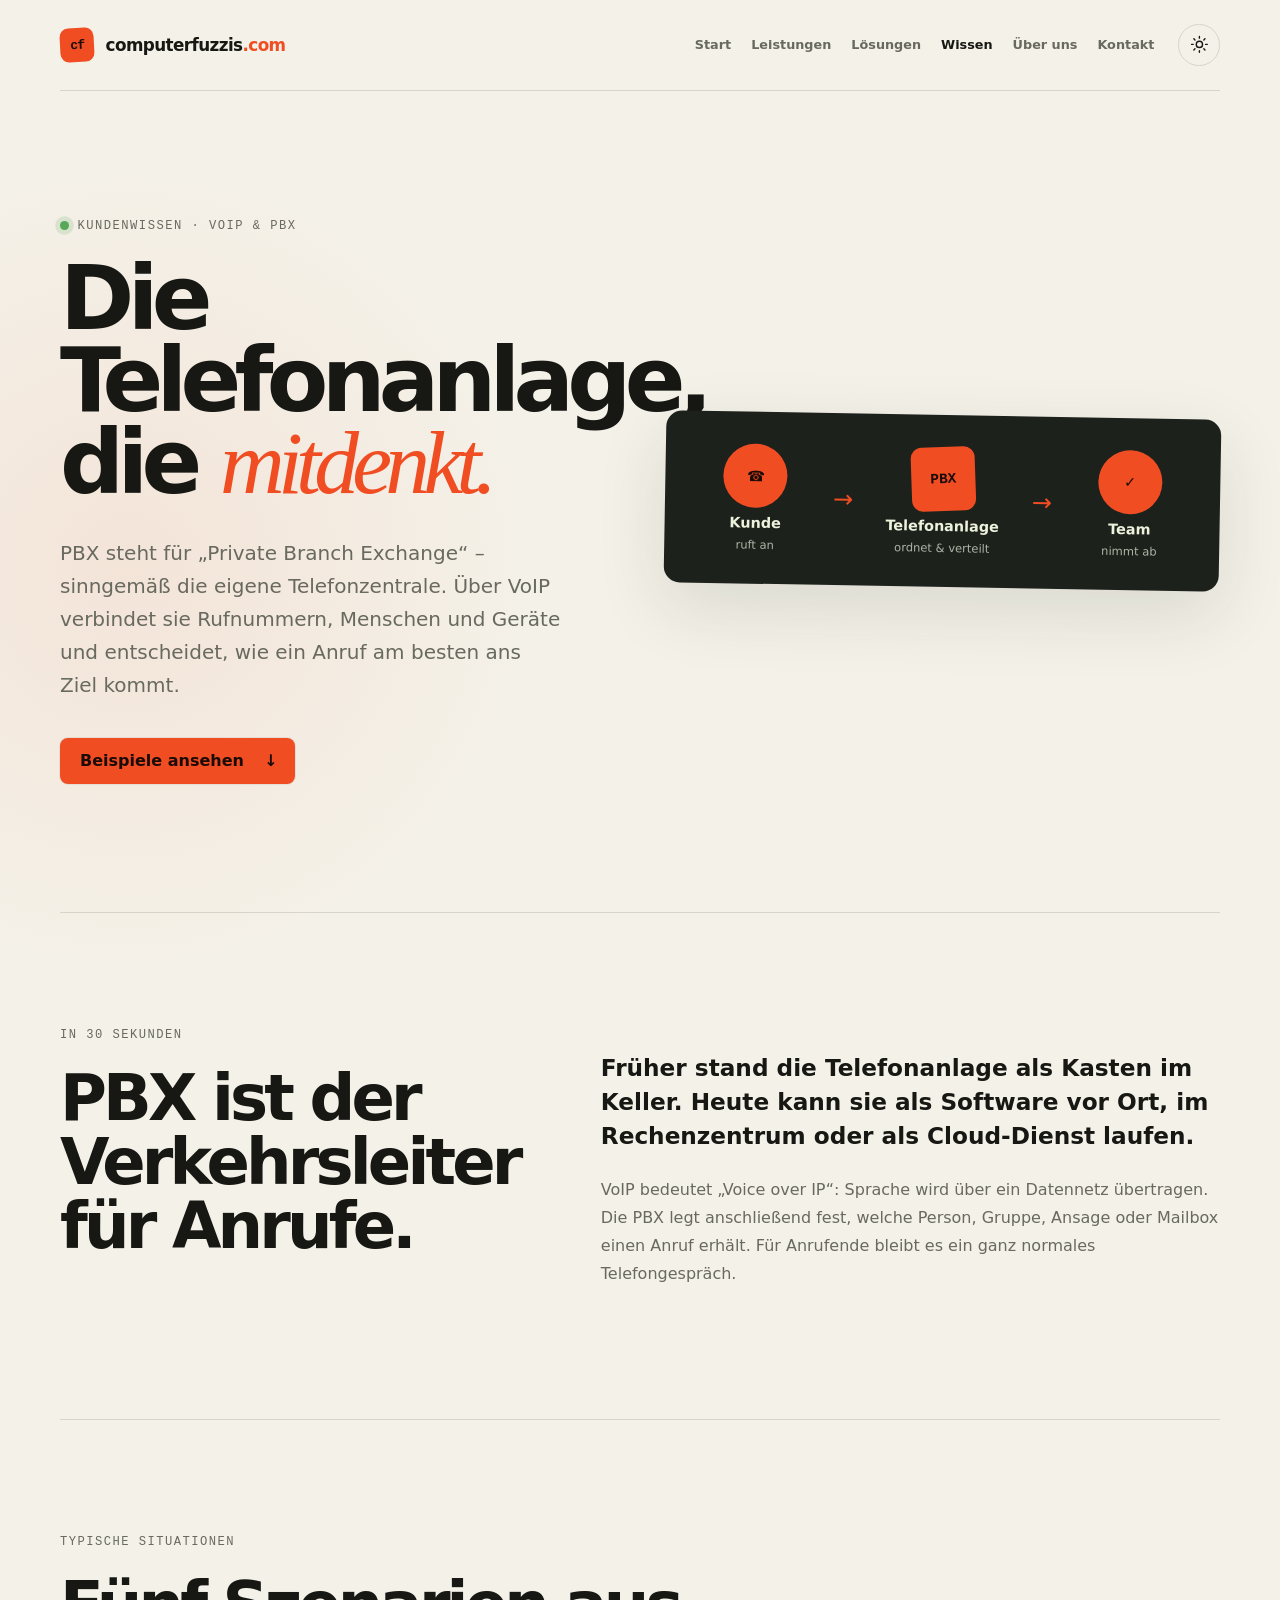
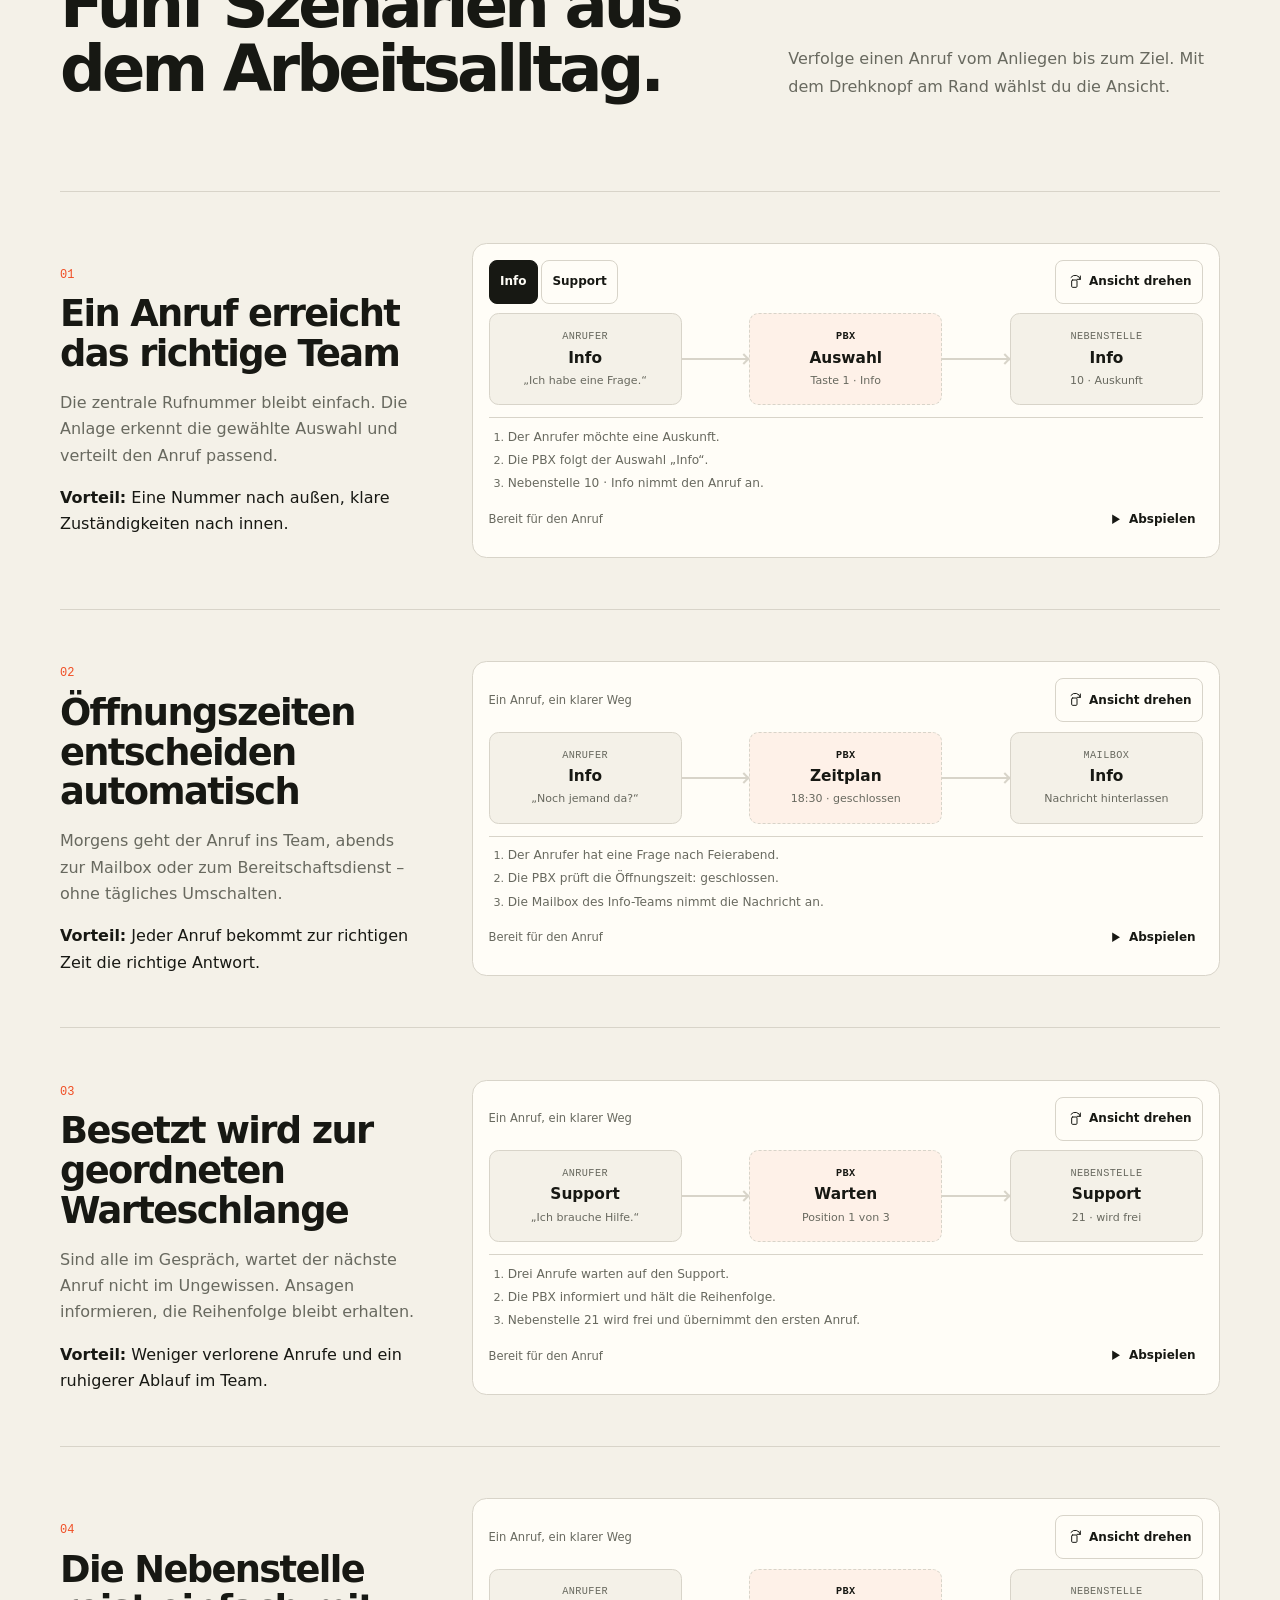
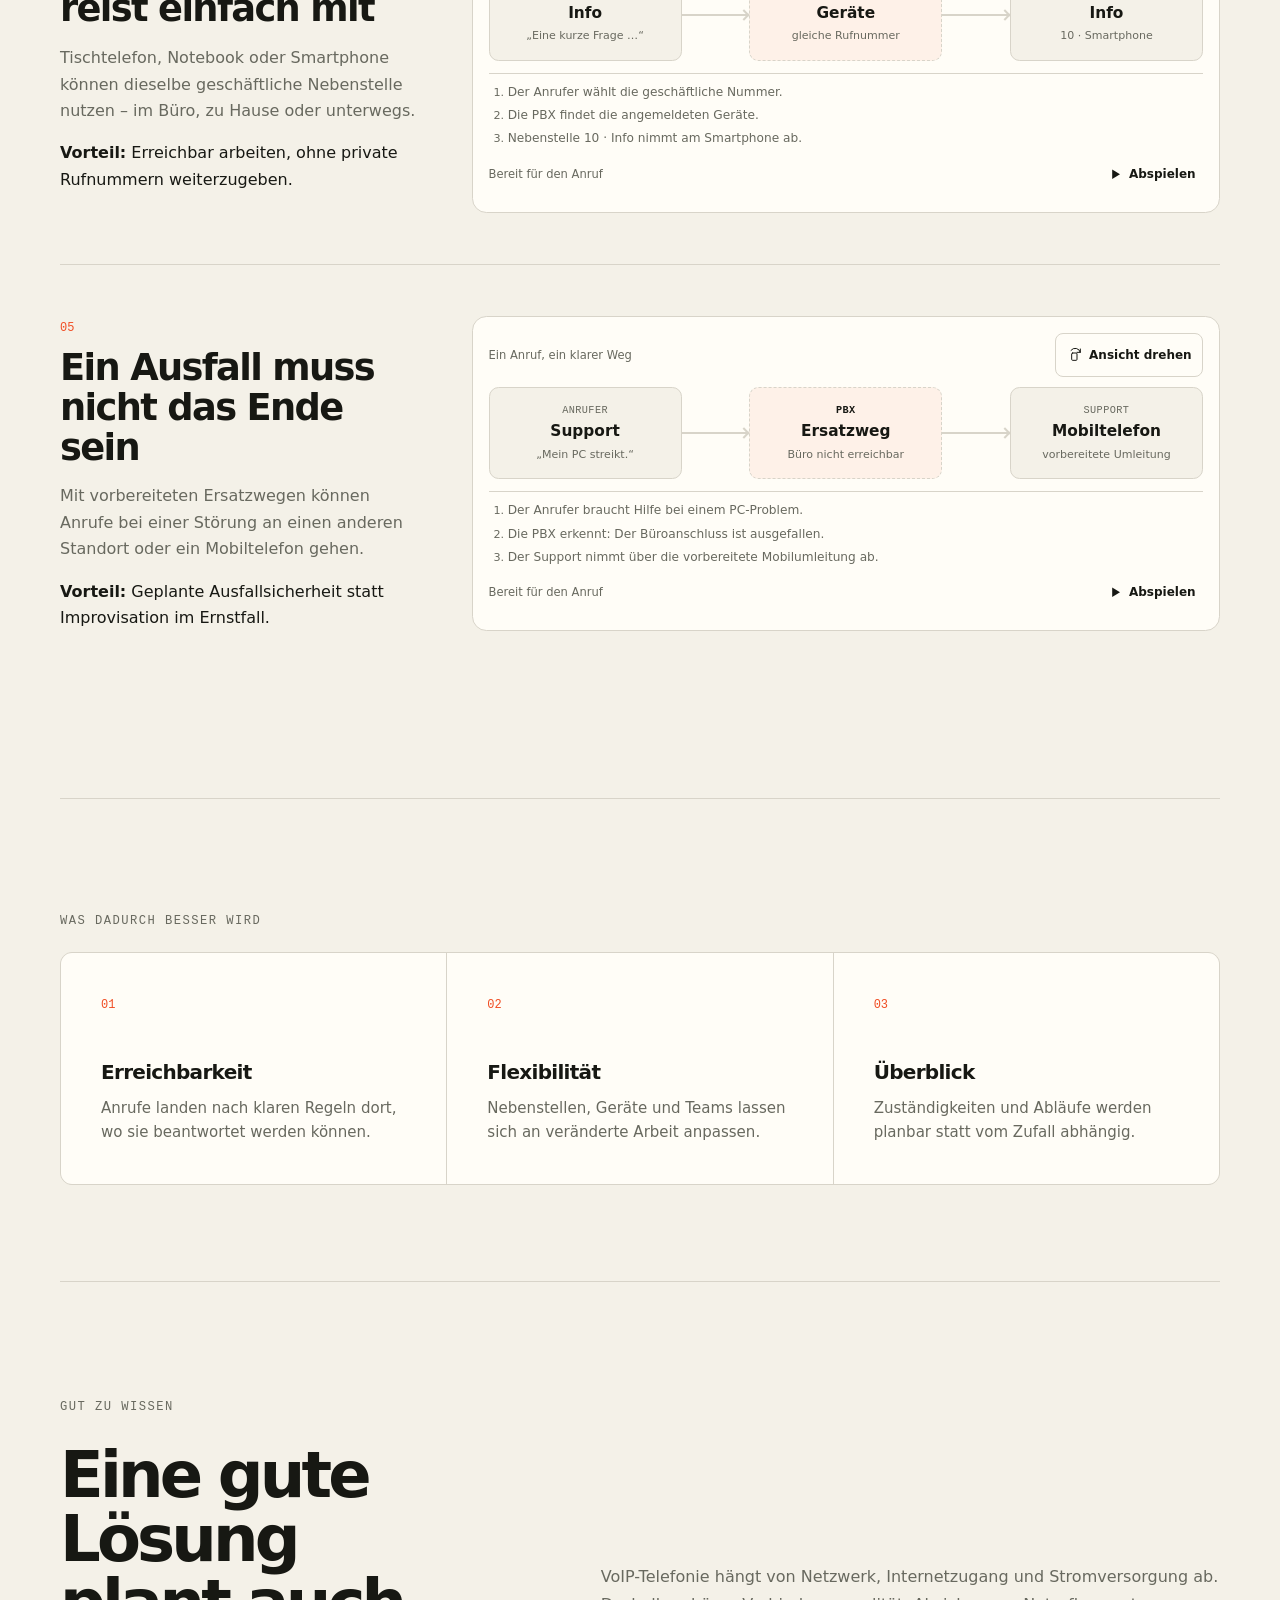
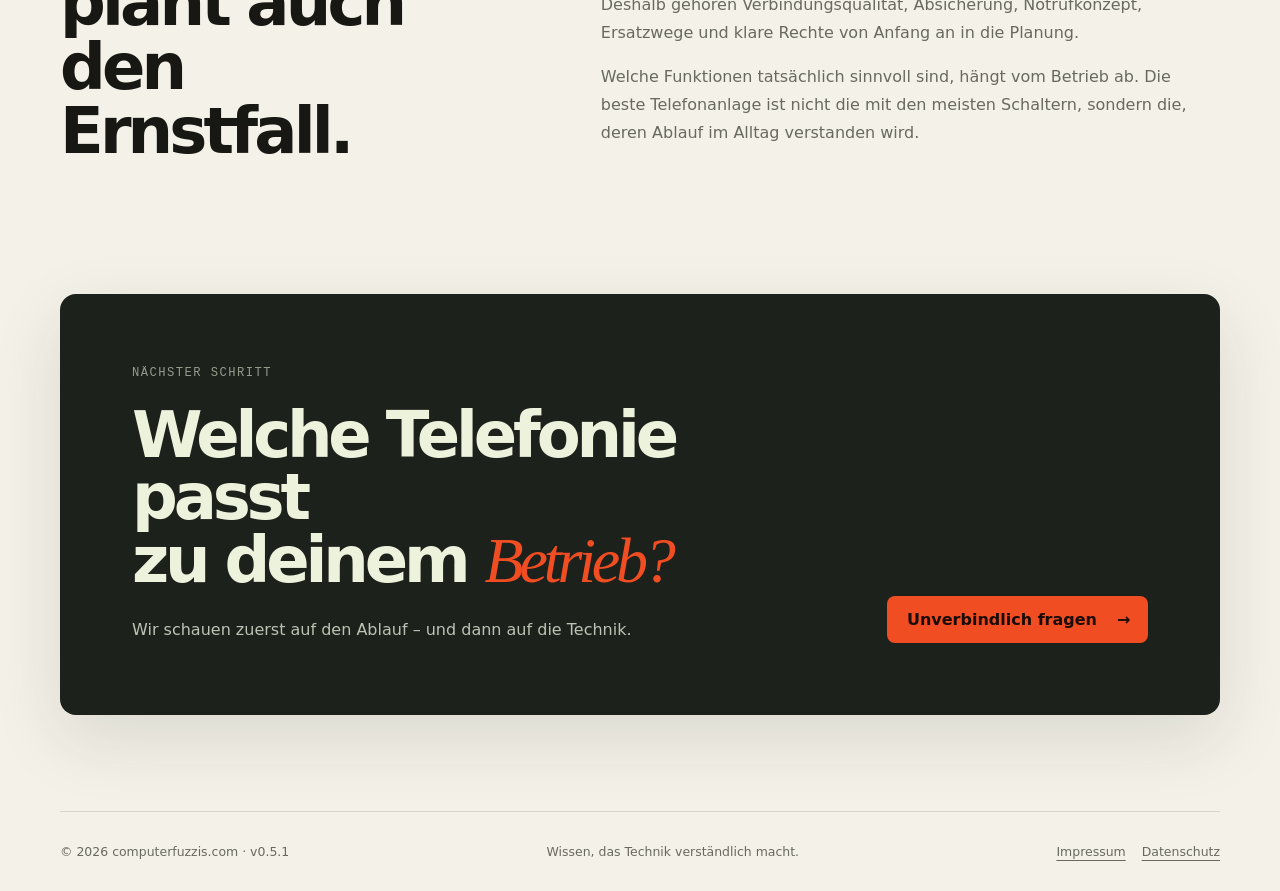
<file: voip-pbx.html>
<!doctype html>
<html lang="de">
  <head>
    <meta charset="UTF-8" />
    <meta name="viewport" content="width=device-width, initial-scale=1" />
    <meta name="theme-color" content="#f4f1e8" />
    <meta
      name="description"
      content="Einfach erklärt: Wie eine PBX-Telefonanlage über VoIP Anrufe verteilt, Teams verbindet und Erreichbarkeit verbessert."
    />
    <meta property="og:title" content="VoIP &amp; PBX einfach erklärt – computerfuzzis.com" />
    <meta
      property="og:description"
      content="Fünf anschauliche Szenarien zeigen, was eine moderne Telefonanlage im Alltag leisten kann."
    />
    <meta property="og:type" content="article" />
    <meta property="og:locale" content="de_DE" />
    <meta property="og:url" content="https://computerfuzzis.com/voip-pbx.html" />
    <link rel="canonical" href="https://computerfuzzis.com/voip-pbx.html" />
    <title>VoIP &amp; PBX einfach erklärt – computerfuzzis.com</title>
    <link rel="icon" href="assets/favicon.svg" type="image/svg+xml" />
    <link rel="stylesheet" href="styles.css" />
    <link rel="stylesheet" href="voip-pbx.css" />
    <script src="script.js" defer></script>
    <script src="voip-pbx.js" defer></script>
  </head>
  <body>
    <a class="skip-link" href="#inhalt">Zum Inhalt springen</a>

    <header class="site-header">
      <a class="brand" href="./" aria-label="computerfuzzis.com – Startseite">
        <span class="brand-mark" aria-hidden="true">cf</span>
        <span>computerfuzzis<span class="accent">.com</span></span>
      </a>

      <div class="header-actions">
        <nav id="site-navigation" aria-label="Hauptnavigation">
          <a href="./#start">Start</a>
          <a href="./#leistungen">Leistungen</a>
          <a href="./#loesungen">Lösungen</a>
          <a href="voip-pbx.html" aria-current="page">Wissen</a>
          <a href="./#ueber-uns">Über uns</a>
          <a href="./#kontakt">Kontakt</a>
        </nav>
        <button
          class="menu-toggle"
          type="button"
          aria-label="Menü öffnen"
          aria-controls="site-navigation"
          aria-expanded="false"
        >
          <span></span><span></span><span></span>
        </button>
        <button class="theme-toggle" type="button" aria-label="Farbschema wechseln">
          <svg class="sun" viewBox="0 0 24 24" aria-hidden="true">
            <circle cx="12" cy="12" r="4" />
            <path d="M12 2v2M12 20v2M4.93 4.93l1.42 1.42M17.66 17.66l1.41 1.41M2 12h2M20 12h2M4.93 19.07l1.42-1.42M17.66 6.34l1.41-1.41" />
          </svg>
          <svg class="moon" viewBox="0 0 24 24" aria-hidden="true">
            <path d="M21 12.79A9 9 0 1 1 11.21 3 7 7 0 0 0 21 12.79Z" />
          </svg>
        </button>
      </div>
    </header>

    <main id="inhalt">
      <section class="pbx-hero" aria-labelledby="pbx-title">
        <div>
          <p class="eyebrow"><span class="status-dot"></span> Kundenwissen · VoIP &amp; PBX</p>
          <h1 id="pbx-title">Die Telefonanlage,<br />die <em>mitdenkt.</em></h1>
          <p class="intro">
            PBX steht für „Private Branch Exchange“ – sinngemäß die eigene
            Telefonzentrale. Über VoIP verbindet sie Rufnummern, Menschen und
            Geräte und entscheidet, wie ein Anruf am besten ans Ziel kommt.
          </p>
          <a class="button" href="#szenarien">
            Beispiele ansehen
            <span aria-hidden="true">↓</span>
          </a>
        </div>

        <div class="pbx-overview" role="img" aria-label="Ein Anruf läuft über das Telefonnetz zur PBX und von dort zum passenden Team">
          <div class="overview-node">
            <span class="overview-icon" aria-hidden="true">☎</span>
            <strong>Kunde</strong>
            <small>ruft an</small>
          </div>
          <span class="overview-route" aria-hidden="true">→</span>
          <div class="overview-node overview-node-main">
            <span class="overview-icon" aria-hidden="true">PBX</span>
            <strong>Telefonanlage</strong>
            <small>ordnet &amp; verteilt</small>
          </div>
          <span class="overview-route" aria-hidden="true">→</span>
          <div class="overview-node">
            <span class="overview-icon" aria-hidden="true">✓</span>
            <strong>Team</strong>
            <small>nimmt ab</small>
          </div>
        </div>
      </section>

      <section class="pbx-explainer" aria-labelledby="explainer-title">
        <div>
          <p class="section-label">In 30 Sekunden</p>
          <h2 id="explainer-title">PBX ist der Verkehrsleiter für Anrufe.</h2>
        </div>
        <div class="pbx-explainer-copy">
          <p class="lead">
            Früher stand die Telefonanlage als Kasten im Keller. Heute kann sie
            als Software vor Ort, im Rechenzentrum oder als Cloud-Dienst laufen.
          </p>
          <p>
            VoIP bedeutet „Voice over IP“: Sprache wird über ein Datennetz
            übertragen. Die PBX legt anschließend fest, welche Person, Gruppe,
            Ansage oder Mailbox einen Anruf erhält. Für Anrufende bleibt es ein
            ganz normales Telefongespräch.
          </p>
        </div>
      </section>

      <section class="scenario-section" id="szenarien" aria-labelledby="scenarios-title">
        <div class="scenario-heading">
          <p class="section-label">Typische Situationen</p>
          <h2 id="scenarios-title">Fünf Szenarien aus dem Arbeitsalltag.</h2>
          <p>Verfolge einen Anruf vom Anliegen bis zum Ziel. Mit dem Drehknopf am Rand wählst du die Ansicht.</p>
        </div>

        <article class="pbx-scenario" data-pbx-scenario>
          <div class="scenario-copy">
            <span class="scenario-number">01</span>
            <h3>Ein Anruf erreicht das richtige Team</h3>
            <p>
              Die zentrale Rufnummer bleibt einfach. Die Anlage erkennt die
              gewählte Auswahl und verteilt den Anruf passend.
            </p>
            <p class="scenario-benefit"><strong>Vorteil:</strong> Eine Nummer nach außen, klare Zuständigkeiten nach innen.</p>
          </div>
          <div class="scenario-demo" data-scenario="team">
            <div class="scenario-toolbar">
              <div class="scenario-choice" role="group" aria-label="Anliegen wählen" hidden>
                <button type="button" data-intent="info" aria-pressed="true">Info</button>
                <button type="button" data-intent="support" aria-pressed="false">Support</button>
              </div>
              <button class="scenario-pivot" type="button" aria-label="Ansicht drehen: senkrechte Darstellung" aria-pressed="false" aria-controls="flow-team" title="Ansicht drehen" hidden>
                <svg viewBox="0 0 24 24" aria-hidden="true"><path d="M20 8A8 8 0 0 0 6 5M20 3v5h-5" /><rect x="7" y="9" width="8" height="11" rx="1.5" /></svg>
                <span>Ansicht drehen</span>
              </button>
            </div>
            <div class="scenario-flow" id="flow-team" role="img" aria-label="Ein Anrufer mit einer Frage wählt Info. Die PBX verbindet ihn mit der Nebenstelle 10 für Auskünfte.">
              <div class="flow-node flow-caller" data-stage="1">
                <span class="flow-label">Anrufer</span>
                <strong data-caller-intent>Info</strong>
                <small data-caller-request>„Ich habe eine Frage.“</small>
              </div>
              <span class="flow-route" data-stage="2" aria-hidden="true"><span class="flow-packet"></span></span>
              <div class="flow-node flow-node-main" data-stage="3">
                <span class="flow-label">PBX</span>
                <strong>Auswahl</strong>
                <small data-pbx-detail>Taste 1 · Info</small>
              </div>
              <span class="flow-route" data-stage="4" aria-hidden="true"><span class="flow-packet"></span></span>
              <div class="flow-node flow-destination" data-stage="5">
                <span class="flow-label">Nebenstelle</span>
                <strong data-destination-name>Info</strong>
                <small data-destination-detail>10 · Auskunft</small>
              </div>
            </div>
            <ol class="scenario-steps">
              <li data-stage="1">Der Anrufer möchte eine Auskunft.</li>
              <li data-stage="3">Die PBX folgt der Auswahl „Info“.</li>
              <li data-stage="5">Nebenstelle 10 · Info nimmt den Anruf an.</li>
            </ol>
            <div class="scenario-footer">
              <span class="scenario-state" data-playback-state aria-hidden="true">Anliegen → Telefonanlage → Ziel</span>
              <button class="scenario-replay" type="button" aria-label="Animation erneut abspielen" title="Animation erneut abspielen" hidden><svg viewBox="0 0 24 24" aria-hidden="true"><path d="M7 4v16l13-8Z" /></svg> Abspielen</button>
            </div>
            <p class="visually-hidden" data-scenario-status aria-live="polite"></p>
          </div>
        </article>

        <article class="pbx-scenario" data-pbx-scenario>
          <div class="scenario-copy">
            <span class="scenario-number">02</span>
            <h3>Öffnungszeiten entscheiden automatisch</h3>
            <p>
              Morgens geht der Anruf ins Team, abends zur Mailbox oder zum
              Bereitschaftsdienst – ohne tägliches Umschalten.
            </p>
            <p class="scenario-benefit"><strong>Vorteil:</strong> Jeder Anruf bekommt zur richtigen Zeit die richtige Antwort.</p>
          </div>
          <div class="scenario-demo" data-scenario="hours">
            <div class="scenario-toolbar">
              <span class="scenario-demo-label">Ein Anruf, ein klarer Weg</span>
              <button class="scenario-pivot" type="button" aria-label="Ansicht drehen: senkrechte Darstellung" aria-pressed="false" aria-controls="flow-hours" title="Ansicht drehen" hidden>
                <svg viewBox="0 0 24 24" aria-hidden="true"><path d="M20 8A8 8 0 0 0 6 5M20 3v5h-5" /><rect x="7" y="9" width="8" height="11" rx="1.5" /></svg>
                <span>Ansicht drehen</span>
              </button>
            </div>
            <div class="scenario-flow" id="flow-hours" role="img" aria-label="Ein Anrufer möchte eine Auskunft. Um 18:30 Uhr ist geschlossen. Die PBX leitet ihn zur Mailbox des Info-Teams.">
              <div class="flow-node flow-caller" data-stage="1">
                <span class="flow-label">Anrufer</span>
                <strong data-caller-intent>Info</strong>
                <small data-caller-request>„Noch jemand da?“</small>
              </div>
              <span class="flow-route" data-stage="2" aria-hidden="true"><span class="flow-packet"></span></span>
              <div class="flow-node flow-node-main" data-stage="3">
                <span class="flow-label">PBX</span>
                <strong>Zeitplan</strong>
                <small data-pbx-detail>18:30 · geschlossen</small>
              </div>
              <span class="flow-route" data-stage="4" aria-hidden="true"><span class="flow-packet"></span></span>
              <div class="flow-node flow-destination" data-stage="5">
                <span class="flow-label">Mailbox</span>
                <strong data-destination-name>Info</strong>
                <small data-destination-detail>Nachricht hinterlassen</small>
              </div>
            </div>
            <ol class="scenario-steps">
              <li data-stage="1">Der Anrufer hat eine Frage nach Feierabend.</li>
              <li data-stage="3">Die PBX prüft die Öffnungszeit: geschlossen.</li>
              <li data-stage="5">Die Mailbox des Info-Teams nimmt die Nachricht an.</li>
            </ol>
            <div class="scenario-footer">
              <span class="scenario-state" data-playback-state aria-hidden="true">Anliegen → Telefonanlage → Ziel</span>
              <button class="scenario-replay" type="button" aria-label="Animation erneut abspielen" title="Animation erneut abspielen" hidden><svg viewBox="0 0 24 24" aria-hidden="true"><path d="M7 4v16l13-8Z" /></svg> Abspielen</button>
            </div>
            <p class="visually-hidden" data-scenario-status aria-live="polite"></p>
          </div>
        </article>

        <article class="pbx-scenario" data-pbx-scenario>
          <div class="scenario-copy">
            <span class="scenario-number">03</span>
            <h3>Besetzt wird zur geordneten Warteschlange</h3>
            <p>
              Sind alle im Gespräch, wartet der nächste Anruf nicht im Ungewissen.
              Ansagen informieren, die Reihenfolge bleibt erhalten.
            </p>
            <p class="scenario-benefit"><strong>Vorteil:</strong> Weniger verlorene Anrufe und ein ruhigerer Ablauf im Team.</p>
          </div>
          <div class="scenario-demo" data-scenario="queue">
            <div class="scenario-toolbar">
              <span class="scenario-demo-label">Ein Anruf, ein klarer Weg</span>
              <button class="scenario-pivot" type="button" aria-label="Ansicht drehen: senkrechte Darstellung" aria-pressed="false" aria-controls="flow-queue" title="Ansicht drehen" hidden>
                <svg viewBox="0 0 24 24" aria-hidden="true"><path d="M20 8A8 8 0 0 0 6 5M20 3v5h-5" /><rect x="7" y="9" width="8" height="11" rx="1.5" /></svg>
                <span>Ansicht drehen</span>
              </button>
            </div>
            <div class="scenario-flow" id="flow-queue" role="img" aria-label="Ein Anrufer braucht Support. Die PBX hält ihn auf Position 1 in der Warteschlange und verbindet ihn mit der frei gewordenen Nebenstelle 21.">
              <div class="flow-node flow-caller" data-stage="1">
                <span class="flow-label">Anrufer</span>
                <strong data-caller-intent>Support</strong>
                <small data-caller-request>„Ich brauche Hilfe.“</small>
              </div>
              <span class="flow-route" data-stage="2" aria-hidden="true"><span class="flow-packet"></span></span>
              <div class="flow-node flow-node-main" data-stage="3">
                <span class="flow-label">PBX</span>
                <strong>Warten</strong>
                <small data-pbx-detail>Position 1 von 3</small>
              </div>
              <span class="flow-route" data-stage="4" aria-hidden="true"><span class="flow-packet"></span></span>
              <div class="flow-node flow-destination" data-stage="5">
                <span class="flow-label">Nebenstelle</span>
                <strong data-destination-name>Support</strong>
                <small data-destination-detail>21 · wird frei</small>
              </div>
            </div>
            <ol class="scenario-steps">
              <li data-stage="1">Drei Anrufe warten auf den Support.</li>
              <li data-stage="3">Die PBX informiert und hält die Reihenfolge.</li>
              <li data-stage="5">Nebenstelle 21 wird frei und übernimmt den ersten Anruf.</li>
            </ol>
            <div class="scenario-footer">
              <span class="scenario-state" data-playback-state aria-hidden="true">Anliegen → Telefonanlage → Ziel</span>
              <button class="scenario-replay" type="button" aria-label="Animation erneut abspielen" title="Animation erneut abspielen" hidden><svg viewBox="0 0 24 24" aria-hidden="true"><path d="M7 4v16l13-8Z" /></svg> Abspielen</button>
            </div>
            <p class="visually-hidden" data-scenario-status aria-live="polite"></p>
          </div>
        </article>

        <article class="pbx-scenario" data-pbx-scenario>
          <div class="scenario-copy">
            <span class="scenario-number">04</span>
            <h3>Die Nebenstelle reist einfach mit</h3>
            <p>
              Tischtelefon, Notebook oder Smartphone können dieselbe geschäftliche
              Nebenstelle nutzen – im Büro, zu Hause oder unterwegs.
            </p>
            <p class="scenario-benefit"><strong>Vorteil:</strong> Erreichbar arbeiten, ohne private Rufnummern weiterzugeben.</p>
          </div>
          <div class="scenario-demo" data-scenario="mobile">
            <div class="scenario-toolbar">
              <span class="scenario-demo-label">Ein Anruf, ein klarer Weg</span>
              <button class="scenario-pivot" type="button" aria-label="Ansicht drehen: senkrechte Darstellung" aria-pressed="false" aria-controls="flow-mobile" title="Ansicht drehen" hidden>
                <svg viewBox="0 0 24 24" aria-hidden="true"><path d="M20 8A8 8 0 0 0 6 5M20 3v5h-5" /><rect x="7" y="9" width="8" height="11" rx="1.5" /></svg>
                <span>Ansicht drehen</span>
              </button>
            </div>
            <div class="scenario-flow" id="flow-mobile" role="img" aria-label="Ein Anrufer hat eine Frage an die Info. Die PBX erreicht dieselbe Nebenstelle 10 auf dem Smartphone, auch unterwegs.">
              <div class="flow-node flow-caller" data-stage="1">
                <span class="flow-label">Anrufer</span>
                <strong data-caller-intent>Info</strong>
                <small data-caller-request>„Eine kurze Frage …“</small>
              </div>
              <span class="flow-route" data-stage="2" aria-hidden="true"><span class="flow-packet"></span></span>
              <div class="flow-node flow-node-main" data-stage="3">
                <span class="flow-label">PBX</span>
                <strong>Geräte</strong>
                <small data-pbx-detail>gleiche Rufnummer</small>
              </div>
              <span class="flow-route" data-stage="4" aria-hidden="true"><span class="flow-packet"></span></span>
              <div class="flow-node flow-destination" data-stage="5">
                <span class="flow-label">Nebenstelle</span>
                <strong data-destination-name>Info</strong>
                <small data-destination-detail>10 · Smartphone</small>
              </div>
            </div>
            <ol class="scenario-steps">
              <li data-stage="1">Der Anrufer wählt die geschäftliche Nummer.</li>
              <li data-stage="3">Die PBX findet die angemeldeten Geräte.</li>
              <li data-stage="5">Nebenstelle 10 · Info nimmt am Smartphone ab.</li>
            </ol>
            <div class="scenario-footer">
              <span class="scenario-state" data-playback-state aria-hidden="true">Anliegen → Telefonanlage → Ziel</span>
              <button class="scenario-replay" type="button" aria-label="Animation erneut abspielen" title="Animation erneut abspielen" hidden><svg viewBox="0 0 24 24" aria-hidden="true"><path d="M7 4v16l13-8Z" /></svg> Abspielen</button>
            </div>
            <p class="visually-hidden" data-scenario-status aria-live="polite"></p>
          </div>
        </article>

        <article class="pbx-scenario" data-pbx-scenario>
          <div class="scenario-copy">
            <span class="scenario-number">05</span>
            <h3>Ein Ausfall muss nicht das Ende sein</h3>
            <p>
              Mit vorbereiteten Ersatzwegen können Anrufe bei einer Störung an
              einen anderen Standort oder ein Mobiltelefon gehen.
            </p>
            <p class="scenario-benefit"><strong>Vorteil:</strong> Geplante Ausfallsicherheit statt Improvisation im Ernstfall.</p>
          </div>
          <div class="scenario-demo" data-scenario="fallback">
            <div class="scenario-toolbar">
              <span class="scenario-demo-label">Ein Anruf, ein klarer Weg</span>
              <button class="scenario-pivot" type="button" aria-label="Ansicht drehen: senkrechte Darstellung" aria-pressed="false" aria-controls="flow-fallback" title="Ansicht drehen" hidden>
                <svg viewBox="0 0 24 24" aria-hidden="true"><path d="M20 8A8 8 0 0 0 6 5M20 3v5h-5" /><rect x="7" y="9" width="8" height="11" rx="1.5" /></svg>
                <span>Ansicht drehen</span>
              </button>
            </div>
            <div class="scenario-flow" id="flow-fallback" role="img" aria-label="Ein Anrufer braucht Support. Der Büroanschluss ist ausgefallen. Die PBX verbindet ihn über den vorbereiteten Ersatzweg mit dem Mobiltelefon des Supports.">
              <div class="flow-node flow-caller" data-stage="1">
                <span class="flow-label">Anrufer</span>
                <strong data-caller-intent>Support</strong>
                <small data-caller-request>„Mein PC streikt.“</small>
              </div>
              <span class="flow-route" data-stage="2" aria-hidden="true"><span class="flow-packet"></span></span>
              <div class="flow-node flow-node-main" data-stage="3">
                <span class="flow-label">PBX</span>
                <strong>Ersatzweg</strong>
                <small data-pbx-detail>Büro nicht erreichbar</small>
              </div>
              <span class="flow-route" data-stage="4" aria-hidden="true"><span class="flow-packet"></span></span>
              <div class="flow-node flow-destination" data-stage="5">
                <span class="flow-label">Support</span>
                <strong data-destination-name>Mobiltelefon</strong>
                <small data-destination-detail>vorbereitete Umleitung</small>
              </div>
            </div>
            <ol class="scenario-steps">
              <li data-stage="1">Der Anrufer braucht Hilfe bei einem PC-Problem.</li>
              <li data-stage="3">Die PBX erkennt: Der Büroanschluss ist ausgefallen.</li>
              <li data-stage="5">Der Support nimmt über die vorbereitete Mobilumleitung ab.</li>
            </ol>
            <div class="scenario-footer">
              <span class="scenario-state" data-playback-state aria-hidden="true">Anliegen → Telefonanlage → Ziel</span>
              <button class="scenario-replay" type="button" aria-label="Animation erneut abspielen" title="Animation erneut abspielen" hidden><svg viewBox="0 0 24 24" aria-hidden="true"><path d="M7 4v16l13-8Z" /></svg> Abspielen</button>
            </div>
            <p class="visually-hidden" data-scenario-status aria-live="polite"></p>
          </div>
        </article>
      </section>

      <section class="principles pbx-benefits" aria-labelledby="benefits-title">
        <p class="section-label" id="benefits-title">Was dadurch besser wird</p>
        <div class="principle-grid">
          <article>
            <span>01</span>
            <h2>Erreichbarkeit</h2>
            <p>Anrufe landen nach klaren Regeln dort, wo sie beantwortet werden können.</p>
          </article>
          <article>
            <span>02</span>
            <h2>Flexibilität</h2>
            <p>Nebenstellen, Geräte und Teams lassen sich an veränderte Arbeit anpassen.</p>
          </article>
          <article>
            <span>03</span>
            <h2>Überblick</h2>
            <p>Zuständigkeiten und Abläufe werden planbar statt vom Zufall abhängig.</p>
          </article>
        </div>
      </section>

      <section class="pbx-reality" aria-labelledby="reality-title">
        <div>
          <p class="section-label">Gut zu wissen</p>
          <h2 id="reality-title">Eine gute Lösung plant auch den Ernstfall.</h2>
        </div>
        <div>
          <p>
            VoIP-Telefonie hängt von Netzwerk, Internetzugang und Stromversorgung
            ab. Deshalb gehören Verbindungsqualität, Absicherung, Notrufkonzept,
            Ersatzwege und klare Rechte von Anfang an in die Planung.
          </p>
          <p>
            Welche Funktionen tatsächlich sinnvoll sind, hängt vom Betrieb ab.
            Die beste Telefonanlage ist nicht die mit den meisten Schaltern,
            sondern die, deren Ablauf im Alltag verstanden wird.
          </p>
        </div>
      </section>

      <section class="contact" aria-labelledby="pbx-contact-title">
        <p class="section-label">Nächster Schritt</p>
        <div class="contact-row">
          <div>
            <h2 id="pbx-contact-title">Welche Telefonie passt<br />zu deinem <em>Betrieb?</em></h2>
            <p class="contact-note">Wir schauen zuerst auf den Ablauf – und dann auf die Technik.</p>
          </div>
          <a class="button" href="mailto:markus.sukhaboon@gmail.com?subject=Frage%20zu%20VoIP%20und%20PBX">
            Unverbindlich fragen
            <span aria-hidden="true">→</span>
          </a>
        </div>
      </section>
    </main>

    <footer>
      <p>© <span data-current-year>2026</span> computerfuzzis.com · v<span data-version>0.5.1</span></p>
      <p>Wissen, das Technik verständlich macht.</p>
      <nav class="footer-nav" aria-label="Rechtliche Hinweise">
        <a href="impressum.html">Impressum</a>
        <a href="datenschutz.html">Datenschutz</a>
      </nav>
    </footer>
  </body>
</html>
</file>
<file: styles.css>
:root {
  color-scheme: light;
  --bg: #f4f1e8;
  --surface: #fffdf7;
  --text: #171813;
  --muted: #68695f;
  --line: #d8d4c9;
  --accent: #f04d23;
  --accent-ink: #1a0b06;
  --terminal: #1d211c;
  --terminal-text: #edf2dc;
  --shadow: 0 24px 70px rgb(36 38 29 / 12%);
  font-family: Inter, ui-sans-serif, system-ui, -apple-system, BlinkMacSystemFont, "Segoe UI", sans-serif;
  font-synthesis: none;
}

:root[data-theme="dark"] {
  color-scheme: dark;
  --bg: #181a17;
  --surface: #20231e;
  --text: #f3f0e7;
  --muted: #a9aa9e;
  --line: #393c35;
  --accent: #ff6a3d;
  --accent-ink: #1a0b06;
  --terminal: #0d0f0c;
  --terminal-text: #edf2dc;
  --shadow: 0 24px 70px rgb(0 0 0 / 28%);
}

* {
  box-sizing: border-box;
}

html {
  scroll-behavior: smooth;
}

body {
  min-width: 320px;
  min-height: 100vh;
  margin: 0;
  color: var(--text);
  background:
    radial-gradient(circle at 10% 10%, color-mix(in srgb, var(--accent) 8%, transparent), transparent 25rem),
    var(--bg);
  transition: color 180ms ease, background-color 180ms ease;
}

button,
a {
  -webkit-tap-highlight-color: transparent;
}

a {
  color: inherit;
}

.skip-link {
  position: fixed;
  z-index: 10;
  top: 0.75rem;
  left: 0.75rem;
  padding: 0.7rem 1rem;
  color: var(--surface);
  background: var(--text);
  border-radius: 0.4rem;
  transform: translateY(-150%);
}

.skip-link:focus {
  transform: translateY(0);
}

.site-header,
main,
footer {
  width: min(1160px, calc(100% - 3rem));
  margin-inline: auto;
}

.site-header {
  position: relative;
  z-index: 5;
  display: flex;
  align-items: center;
  justify-content: space-between;
  padding-block: 1.5rem;
  border-bottom: 1px solid var(--line);
}

.header-actions,
.header-actions nav {
  display: flex;
  align-items: center;
}

.header-actions {
  gap: 1.5rem;
}

.header-actions nav {
  gap: 1.25rem;
}

.header-actions nav a {
  color: var(--muted);
  font-size: 0.8rem;
  font-weight: 600;
  text-decoration: none;
}

.header-actions nav a:hover {
  color: var(--text);
}

.brand {
  display: inline-flex;
  align-items: center;
  gap: 0.7rem;
  font-size: 1.05rem;
  font-weight: 700;
  letter-spacing: -0.035em;
  text-decoration: none;
}

.brand-mark {
  display: grid;
  width: 2.15rem;
  aspect-ratio: 1;
  place-items: center;
  color: var(--accent-ink);
  background: var(--accent);
  border-radius: 0.55rem;
  font-family: "SFMono-Regular", Consolas, "Liberation Mono", monospace;
  font-size: 0.82rem;
  letter-spacing: -0.08em;
  transform: rotate(-3deg);
}

.accent,
.prompt {
  color: var(--accent);
}

.theme-toggle {
  display: grid;
  width: 2.6rem;
  aspect-ratio: 1;
  padding: 0.65rem;
  color: var(--text);
  background: transparent;
  border: 1px solid var(--line);
  border-radius: 50%;
  cursor: pointer;
}

.menu-toggle {
  display: none;
  width: 2.6rem;
  aspect-ratio: 1;
  padding: 0.72rem 0.65rem;
  background: transparent;
  border: 1px solid var(--line);
  border-radius: 50%;
  cursor: pointer;
}

.menu-toggle span {
  display: block;
  width: 100%;
  height: 1.5px;
  background: var(--text);
  border-radius: 999px;
  transition: transform 180ms ease, opacity 180ms ease;
}

.menu-toggle span + span {
  margin-top: 0.28rem;
}

.menu-toggle[aria-expanded="true"] span:first-child {
  transform: translateY(0.34rem) rotate(45deg);
}

.menu-toggle[aria-expanded="true"] span:nth-child(2) {
  opacity: 0;
}

.menu-toggle[aria-expanded="true"] span:last-child {
  transform: translateY(-0.34rem) rotate(-45deg);
}

.theme-toggle:hover,
.menu-toggle:hover {
  background: var(--surface);
}

.theme-toggle:focus-visible,
.menu-toggle:focus-visible,
.button:focus-visible,
.brand:focus-visible,
.header-actions nav a:focus-visible {
  outline: 3px solid color-mix(in srgb, var(--accent) 55%, transparent);
  outline-offset: 4px;
}

.theme-toggle svg {
  width: 100%;
  fill: none;
  stroke: currentColor;
  stroke-linecap: round;
  stroke-linejoin: round;
  stroke-width: 1.8;
}

.moon,
[data-theme="dark"] .sun {
  display: none;
}

[data-theme="dark"] .moon {
  display: block;
}

.hero {
  display: grid;
  grid-template-columns: minmax(0, 1.05fr) minmax(20rem, 0.95fr);
  align-items: center;
  gap: clamp(3rem, 8vw, 8rem);
  min-height: min(720px, calc(100vh - 90px));
  padding-block: 6rem;
}

.eyebrow,
.section-label {
  display: flex;
  align-items: center;
  gap: 0.55rem;
  margin: 0 0 1.5rem;
  color: var(--muted);
  font-family: "SFMono-Regular", Consolas, "Liberation Mono", monospace;
  font-size: 0.76rem;
  font-weight: 500;
  letter-spacing: 0.12em;
  text-transform: uppercase;
}

.status-dot {
  width: 0.55rem;
  aspect-ratio: 1;
  background: #58a85a;
  border-radius: 50%;
  box-shadow: 0 0 0 0.3rem color-mix(in srgb, #58a85a 18%, transparent);
}

h1 {
  max-width: 13ch;
  margin: 0;
  font-size: clamp(3.5rem, 8vw, 7.4rem);
  font-weight: 600;
  letter-spacing: -0.075em;
  line-height: 0.92;
}

h1 em {
  position: relative;
  color: var(--accent);
  font-family: Georgia, "Times New Roman", serif;
  font-weight: 400;
}

.intro {
  max-width: 34rem;
  margin: 2rem 0 2.25rem;
  color: var(--muted);
  font-size: clamp(1.05rem, 2vw, 1.25rem);
  line-height: 1.65;
}

.button {
  display: inline-flex;
  align-items: center;
  gap: 1.25rem;
  padding: 0.85rem 1.1rem 0.85rem 1.25rem;
  color: var(--accent-ink);
  background: var(--accent);
  border-radius: 0.5rem;
  font-weight: 700;
  text-decoration: none;
  box-shadow: 0 0 0 1px rgb(0 0 0 / 6%);
  transition: gap 180ms ease, transform 180ms ease;
}

.button:hover {
  gap: 1.6rem;
  transform: translateY(-2px);
}

.hero-actions {
  display: flex;
  align-items: center;
  gap: 1.5rem;
}

.text-link {
  color: var(--muted);
  font-size: 0.9rem;
  font-weight: 700;
  text-underline-offset: 0.25rem;
}

.text-link:hover {
  color: var(--text);
}

.terminal {
  overflow: hidden;
  color: var(--terminal-text);
  background: var(--terminal);
  border: 1px solid rgb(255 255 255 / 9%);
  border-radius: 1rem;
  box-shadow: var(--shadow);
  transform: rotate(1.5deg);
}

.terminal-bar {
  display: flex;
  align-items: center;
  gap: 0.4rem;
  min-height: 2.8rem;
  padding-inline: 1rem;
  background: rgb(255 255 255 / 5%);
  border-bottom: 1px solid rgb(255 255 255 / 8%);
}

.terminal-bar span {
  width: 0.62rem;
  aspect-ratio: 1;
  background: #ff715b;
  border-radius: 50%;
}

.terminal-bar span:nth-child(2) {
  background: #f7c94b;
}

.terminal-bar span:nth-child(3) {
  background: #63c67a;
}

.terminal-bar p {
  position: absolute;
  left: 50%;
  margin: 0;
  color: #969b8c;
  font: 0.72rem "SFMono-Regular", Consolas, "Liberation Mono", monospace;
  transform: translateX(-50%);
}

.terminal-body {
  padding: clamp(1.4rem, 4vw, 2.25rem);
  font: clamp(0.75rem, 1.5vw, 0.9rem)/1.6 "SFMono-Regular", Consolas, "Liberation Mono", monospace;
}

.terminal-body > p:first-child {
  margin: 0 0 1.75rem;
}

.terminal dl {
  display: grid;
  gap: 0.85rem;
  margin: 0;
}

.terminal dl div {
  display: grid;
  grid-template-columns: 7rem 1fr;
  gap: 0.75rem;
}

.terminal dt {
  color: #969b8c;
}

.terminal dd {
  margin: 0;
}

.terminal .ok {
  color: #76d98e;
}

.cursor-line {
  margin: 1.75rem 0 0;
}

.cursor {
  display: inline-block;
  width: 0.55rem;
  height: 1.05em;
  margin-left: 0.3rem;
  vertical-align: -0.15em;
  background: var(--terminal-text);
  animation: blink 1.1s steps(2, start) infinite;
}

.principles {
  padding-block: 6rem;
  border-top: 1px solid var(--line);
}

.principle-grid {
  display: grid;
  grid-template-columns: repeat(3, 1fr);
  gap: 1px;
  overflow: hidden;
  background: var(--line);
  border: 1px solid var(--line);
  border-radius: 0.75rem;
}

.principle-grid article {
  padding: clamp(1.5rem, 4vw, 2.5rem);
  background: var(--surface);
}

.principle-grid article > span {
  color: var(--accent);
  font: 0.75rem "SFMono-Regular", Consolas, "Liberation Mono", monospace;
}

.principle-grid h2 {
  margin: 3rem 0 0.75rem;
  font-size: 1.25rem;
  letter-spacing: -0.035em;
}

.principle-grid p {
  margin: 0;
  color: var(--muted);
  font-size: 0.94rem;
  line-height: 1.6;
}

.section-action {
  display: inline-flex;
  align-items: center;
  gap: 0.75rem;
  margin-top: 1.5rem;
  color: var(--muted);
  font-size: 0.9rem;
  font-weight: 700;
  text-underline-offset: 0.25rem;
}

.section-action:hover {
  color: var(--text);
}

.section-action:focus-visible {
  outline: 3px solid color-mix(in srgb, var(--accent) 55%, transparent);
  outline-offset: 4px;
}

.about {
  display: grid;
  grid-template-columns: minmax(0, 0.85fr) minmax(20rem, 1.15fr);
  gap: clamp(3rem, 10vw, 9rem);
  padding-block: 8rem;
  border-top: 1px solid var(--line);
}

.about h2,
.contact h2 {
  margin: 0;
  font-size: clamp(2.5rem, 5vw, 5rem);
  font-weight: 600;
  letter-spacing: -0.065em;
  line-height: 0.98;
}

.about h2 em,
.contact h2 em {
  color: var(--accent);
  font-family: Georgia, "Times New Roman", serif;
  font-weight: 400;
}

.about-copy {
  align-self: end;
}

.about-copy p {
  margin: 0 0 1.2rem;
  color: var(--muted);
  line-height: 1.75;
}

.about-copy .lead {
  color: var(--text);
  font-size: clamp(1.2rem, 2.3vw, 1.55rem);
  font-weight: 600;
  letter-spacing: -0.025em;
  line-height: 1.45;
}

.signals {
  padding-block: 6rem;
  border-top: 1px solid var(--line);
}

.tag-list {
  display: flex;
  flex-wrap: wrap;
  gap: 0.7rem;
  margin: 2.5rem 0 0;
  padding: 0;
  list-style: none;
}

.tag-list li {
  padding: 0.75rem 1rem;
  background: var(--surface);
  border: 1px solid var(--line);
  border-radius: 999px;
  font-size: clamp(0.85rem, 1.5vw, 1rem);
}

.tag-list li:first-child {
  color: var(--accent-ink);
  background: var(--accent);
  border-color: var(--accent);
  transform: rotate(-1deg);
}

.contact {
  margin-bottom: 6rem;
  padding: clamp(2rem, 6vw, 4.5rem);
  color: var(--terminal-text);
  background: var(--terminal);
  border-radius: 1rem;
  box-shadow: var(--shadow);
}

.contact .section-label {
  color: #969b8c;
}

.contact-row {
  display: flex;
  align-items: end;
  justify-content: space-between;
  gap: 3rem;
}

.contact .button {
  flex: none;
}

.contact-note {
  margin: 1.5rem 0 0;
  color: #bdc3b4;
  line-height: 1.6;
}

.contact-note a {
  color: var(--terminal-text);
  font-weight: 600;
  text-underline-offset: 0.25rem;
}

.legal-page {
  width: min(48rem, 100%);
  padding-block: clamp(4.5rem, 10vw, 8rem);
}

.legal-page h1 {
  max-width: none;
  margin-bottom: clamp(3rem, 7vw, 5rem);
  font-size: clamp(3.5rem, 8vw, 6.5rem);
  line-height: 0.95;
}

.legal-page section {
  padding-block: 2rem;
  border-top: 1px solid var(--line);
}

.legal-page h2 {
  margin: 0 0 1rem;
  font-size: clamp(1.2rem, 3vw, 1.5rem);
  letter-spacing: -0.035em;
}

.legal-page p,
.legal-page address {
  color: var(--muted);
  line-height: 1.75;
}

.legal-page address {
  font-style: normal;
}

.legal-page a,
footer a {
  text-underline-offset: 0.25rem;
}

.legal-page .legal-intro {
  margin: 0 0 3rem;
  color: var(--text);
  font-size: clamp(1.1rem, 2vw, 1.3rem);
}

.legal-page .legal-note {
  margin: 2rem 0 0;
  font-family: "SFMono-Regular", Consolas, "Liberation Mono", monospace;
  font-size: 0.78rem;
}

.legal-page code {
  padding: 0.12rem 0.3rem;
  color: var(--text);
  background: var(--surface);
  border: 1px solid var(--line);
  border-radius: 0.25rem;
}

footer {
  display: flex;
  align-items: center;
  justify-content: space-between;
  gap: 1rem;
  padding-block: 2rem;
  color: var(--muted);
  border-top: 1px solid var(--line);
  font-size: 0.78rem;
}

footer p {
  margin: 0;
}

.footer-nav {
  display: flex;
  gap: 1rem;
}

.footer-nav a[aria-current="page"] {
  color: var(--text);
  font-weight: 700;
}

@keyframes blink {
  50% { opacity: 0; }
}

@media (max-width: 760px) {
  .site-header,
  main,
  footer {
    width: min(100% - 2rem, 38rem);
  }

  .hero {
    grid-template-columns: 1fr;
    gap: 4.5rem;
    padding-block: 4.5rem;
  }

  .header-actions {
    gap: 0.6rem;
  }

  .header-actions nav {
    position: absolute;
    top: calc(100% + 0.75rem);
    right: 0;
    left: 0;
    align-items: stretch;
    flex-direction: column;
    gap: 0;
    padding: 0.55rem;
    background: var(--surface);
    border: 1px solid var(--line);
    border-radius: 0.75rem;
    box-shadow: var(--shadow);
  }

  .header-actions nav a {
    padding: 0.85rem 0.9rem;
    border-radius: 0.4rem;
  }

  .header-actions nav a:hover {
    background: var(--bg);
  }

  .js .menu-toggle {
    display: block;
  }

  .js .header-actions nav {
    display: none;
  }

  .js .header-actions nav.is-open {
    display: flex;
  }

  .terminal {
    transform: none;
  }

  .principle-grid {
    grid-template-columns: 1fr;
  }

  .principle-grid h2 {
    margin-top: 1.8rem;
  }

  .about {
    grid-template-columns: 1fr;
    gap: 3rem;
    padding-block: 6rem;
  }

  .contact-row {
    align-items: start;
    flex-direction: column;
  }

  footer {
    align-items: flex-start;
    flex-direction: column;
  }
}

@media (max-width: 390px) {
  .brand {
    gap: 0.5rem;
    font-size: 0.92rem;
  }

  .brand-mark {
    width: 1.9rem;
  }
}

@media (prefers-reduced-motion: reduce) {
  html {
    scroll-behavior: auto;
  }

  *,
  *::before,
  *::after {
    animation-duration: 0.01ms !important;
    animation-iteration-count: 1 !important;
    transition-duration: 0.01ms !important;
  }
}
</file>
<file: leistungskonfigurator.css>
.finder-hero {
  display: grid;
  grid-template-columns: minmax(0, 0.95fr) minmax(24rem, 1.05fr);
  align-items: center;
  gap: clamp(3rem, 9vw, 8rem);
  padding-block: clamp(5rem, 10vw, 8rem);
}

.finder-hero h1 {
  max-width: 12ch;
  font-size: clamp(3.5rem, 7vw, 6.8rem);
}

.finder-preview {
  padding: clamp(1.5rem, 4vw, 2.5rem);
  color: var(--terminal-text);
  background: var(--terminal);
  border-radius: 1rem;
  box-shadow: var(--shadow);
  transform: rotate(1.5deg);
}

.finder-preview > p:first-child {
  margin: 0 0 1.5rem;
  font: 0.82rem "SFMono-Regular", Consolas, "Liberation Mono", monospace;
}

.preview-cloud {
  display: flex;
  flex-wrap: wrap;
  justify-content: center;
  gap: 0.65rem;
  min-height: 10rem;
  align-content: center;
}

.preview-cloud span {
  padding: 0.65rem 0.85rem;
  color: var(--accent-ink);
  background: var(--accent);
  border-radius: 999px;
  font-size: clamp(0.72rem, 1.4vw, 0.88rem);
  font-weight: 700;
}

.preview-cloud span:nth-child(2),
.preview-cloud span:nth-child(4) {
  color: var(--terminal-text);
  background: rgb(255 255 255 / 9%);
}

.preview-cloud span:nth-child(1) { transform: rotate(-2deg); }
.preview-cloud span:nth-child(3) { transform: rotate(2deg); }

.preview-result {
  display: flex;
  justify-content: space-between;
  gap: 1rem;
  margin: 1.5rem 0 0;
  padding-top: 1rem;
  border-top: 1px solid rgb(255 255 255 / 12%);
  font: 0.78rem "SFMono-Regular", Consolas, "Liberation Mono", monospace;
}

.preview-result span {
  color: #969b8c;
}

.finder-intro,
.finder-boundary {
  display: grid;
  grid-template-columns: minmax(0, 0.85fr) minmax(20rem, 1.15fr);
  gap: clamp(3rem, 10vw, 9rem);
  padding-block: clamp(5rem, 9vw, 8rem);
  border-top: 1px solid var(--line);
}

.finder-intro h2,
.finder-boundary h2,
.finder-section-heading h2 {
  max-width: 15ch;
  margin: 0;
  font-size: clamp(2.4rem, 5vw, 4.8rem);
  font-weight: 600;
  letter-spacing: -0.06em;
  line-height: 1;
}

.finder-intro > p,
.finder-boundary p {
  align-self: end;
  color: var(--muted);
  line-height: 1.75;
}

.finder-section {
  padding-block: clamp(5rem, 9vw, 8rem);
  border-top: 1px solid var(--line);
}

.finder-section-heading {
  margin-bottom: clamp(3rem, 7vw, 5rem);
}

.configurator {
  display: grid;
  grid-template-columns: minmax(0, 1.45fr) minmax(17rem, 0.55fr);
  align-items: start;
  gap: clamp(1rem, 3vw, 2rem);
}

html:not(.js) .configurator {
  display: none;
}

.configurator-step,
.finder-result {
  padding: clamp(1.4rem, 4vw, 2.75rem);
  background: var(--surface);
  border: 1px solid var(--line);
  border-radius: 0.9rem;
}

.progress-header {
  display: flex;
  justify-content: space-between;
  gap: 1rem;
  color: var(--muted);
  font: 0.74rem "SFMono-Regular", Consolas, "Liberation Mono", monospace;
}

.progress-header p {
  margin: 0 0 0.65rem;
}

.finder-progress {
  height: 0.32rem;
  overflow: hidden;
  background: var(--line);
  border-radius: 999px;
}

.finder-progress span {
  display: block;
  width: 20%;
  height: 100%;
  background: var(--accent);
  border-radius: inherit;
  transition: width 280ms ease;
}

.question-heading {
  margin-block: clamp(2.5rem, 6vw, 4.25rem) 2rem;
}

.question-kicker {
  margin: 0 0 0.7rem;
  color: var(--accent);
  font: 0.72rem "SFMono-Regular", Consolas, "Liberation Mono", monospace;
  letter-spacing: 0.1em;
  text-transform: uppercase;
}

.question-heading h3 {
  margin: 0;
  font-size: clamp(2rem, 4vw, 3.4rem);
  letter-spacing: -0.055em;
  line-height: 1;
}

.question-heading > p:last-child {
  margin: 0.9rem 0 0;
  color: var(--muted);
}

.word-cloud {
  display: flex;
  flex-wrap: wrap;
  align-content: center;
  justify-content: center;
  gap: clamp(0.55rem, 1.5vw, 0.85rem);
  min-height: 16rem;
  padding: clamp(1rem, 3vw, 2rem);
  background: var(--bg);
  border: 1px solid var(--line);
  border-radius: 0.75rem;
}

.word-option {
  min-height: 2.75rem;
  padding: 0.7rem 1rem;
  color: var(--text);
  background: var(--surface);
  border: 1px solid var(--line);
  border-radius: 999px;
  font: inherit;
  font-size: var(--word-size, 0.9rem);
  font-weight: 650;
  cursor: pointer;
  transform: rotate(var(--word-tilt, 0deg));
  transition: color 160ms ease, background-color 160ms ease, border-color 160ms ease, transform 160ms ease;
}

.word-option:nth-child(3n + 1) { --word-tilt: -1deg; }
.word-option:nth-child(4n + 2) { --word-tilt: 1.2deg; }
.word-option[data-size="wide"] { --word-size: clamp(0.95rem, 1.7vw, 1.08rem); }
.word-option[data-size="compact"] { --word-size: 0.82rem; }

.word-option:hover {
  border-color: color-mix(in srgb, var(--accent) 55%, var(--line));
  transform: rotate(0) translateY(-2px);
}

.word-option[aria-pressed="true"] {
  color: var(--accent-ink);
  background: var(--accent);
  border-color: var(--accent);
  transform: rotate(0) translateY(-2px);
}

.word-option:focus-visible,
.finder-button:focus-visible {
  outline: 3px solid color-mix(in srgb, var(--accent) 55%, transparent);
  outline-offset: 3px;
}

.selection-message {
  min-height: 1.5rem;
  margin: 0.9rem 0 0;
  color: var(--muted);
  font-size: 0.82rem;
}

.selection-message.is-warning {
  color: var(--accent);
  font-weight: 700;
}

.finder-actions {
  display: flex;
  flex-wrap: wrap;
  justify-content: space-between;
  gap: 0.75rem;
  margin-top: 1.4rem;
}

.finder-button {
  display: inline-flex;
  align-items: center;
  justify-content: center;
  gap: 0.8rem;
  min-height: 2.75rem;
  padding: 0.7rem 1rem;
  border-radius: 0.5rem;
  font: inherit;
  font-size: 0.9rem;
  font-weight: 700;
  text-decoration: none;
  cursor: pointer;
}

.finder-button-primary {
  color: var(--accent-ink);
  background: var(--accent);
  border: 1px solid var(--accent);
}

.finder-button-secondary {
  color: var(--text);
  background: transparent;
  border: 1px solid var(--line);
}

.finder-button:disabled {
  opacity: 0.4;
  cursor: default;
}

.project-core {
  position: sticky;
  top: 1rem;
  padding: clamp(1.4rem, 3vw, 2rem);
  color: var(--terminal-text);
  background: var(--terminal);
  border-radius: 0.9rem;
  box-shadow: var(--shadow);
}

.project-core-label {
  margin: 0 0 0.8rem;
  color: #969b8c;
  font: 0.7rem "SFMono-Regular", Consolas, "Liberation Mono", monospace;
  letter-spacing: 0.1em;
  text-transform: uppercase;
}

.project-core h3 {
  margin: 0;
  font-size: 1.25rem;
  letter-spacing: -0.03em;
}

.project-token-list {
  display: flex;
  flex-wrap: wrap;
  align-content: flex-start;
  gap: 0.45rem;
  min-height: 12rem;
  margin-top: 1.5rem;
}

.project-token-list > p {
  margin: 0;
  color: #969b8c;
  font-size: 0.85rem;
}

.project-token {
  align-self: flex-start;
  padding: 0.48rem 0.65rem;
  color: var(--accent-ink);
  background: var(--accent);
  border-radius: 999px;
  font-size: 0.72rem;
  font-weight: 700;
  animation: token-arrives 260ms ease-out 1;
}

.privacy-note {
  margin: 1.5rem 0 0;
  padding-top: 1rem;
  color: #aeb4a4;
  border-top: 1px solid rgb(255 255 255 / 10%);
  font-size: 0.75rem;
  line-height: 1.55;
}

.finder-result {
  grid-column: 1 / -1;
}

.result-heading {
  display: grid;
  grid-template-columns: 1fr auto;
  gap: 0.75rem 2rem;
  align-items: start;
}

.result-heading .section-label {
  grid-column: 1 / -1;
  margin-bottom: 1rem;
}

.result-heading h2 {
  max-width: 16ch;
  margin: 0;
  font-size: clamp(2.5rem, 6vw, 5rem);
  letter-spacing: -0.065em;
  line-height: 0.98;
}

.result-complexity {
  padding: 0.55rem 0.75rem;
  color: var(--accent-ink);
  background: var(--accent);
  border-radius: 999px;
  font: 700 0.72rem "SFMono-Regular", Consolas, "Liberation Mono", monospace;
}

.result-description {
  grid-column: 1 / -1;
  max-width: 45rem;
  color: var(--muted);
  font-size: clamp(1.05rem, 2vw, 1.25rem);
  line-height: 1.65;
}

.result-grid {
  display: grid;
  grid-template-columns: repeat(2, minmax(0, 1fr));
  gap: clamp(2rem, 7vw, 6rem);
  margin-top: clamp(2.5rem, 6vw, 4.5rem);
  padding-block: clamp(2rem, 5vw, 3.5rem);
  border-block: 1px solid var(--line);
}

.result-grid h3 {
  margin: 0 0 1.25rem;
  font-size: 1rem;
  letter-spacing: -0.02em;
}

.result-summary {
  display: grid;
  gap: 0.8rem;
  margin: 0;
}

.result-summary div {
  display: grid;
  grid-template-columns: 7rem 1fr;
  gap: 1rem;
}

.result-summary dt {
  color: var(--muted);
  font-size: 0.8rem;
}

.result-summary dd {
  margin: 0;
  font-size: 0.88rem;
  line-height: 1.5;
}

.result-services {
  display: grid;
  gap: 0.65rem;
  margin: 0;
  padding-left: 1.25rem;
  color: var(--muted);
  line-height: 1.55;
}

.result-next-step {
  margin: 1.5rem 0 0;
  color: var(--text);
  font-weight: 700;
  line-height: 1.55;
}

.result-text-wrap {
  margin-top: 2.5rem;
}

.result-text-wrap label {
  display: block;
  margin-bottom: 0.7rem;
  font-size: 0.82rem;
  font-weight: 700;
}

.result-text-wrap textarea {
  width: 100%;
  min-height: 12rem;
  padding: 1rem;
  color: var(--text);
  background: var(--bg);
  border: 1px solid var(--line);
  border-radius: 0.55rem;
  font: 0.85rem/1.6 "SFMono-Regular", Consolas, "Liberation Mono", monospace;
  resize: vertical;
}

.finder-result-actions {
  justify-content: flex-start;
}

.result-disclaimer {
  margin: 1rem 0 0;
  color: var(--muted);
  font-size: 0.75rem;
}

.finder-noscript {
  padding: 2rem;
  background: var(--surface);
  border: 1px solid var(--line);
  border-radius: 0.75rem;
}

.finder-noscript h3 {
  margin-top: 0;
}

.finder-noscript p {
  max-width: 44rem;
  color: var(--muted);
  line-height: 1.65;
}

@keyframes token-arrives {
  from { opacity: 0; transform: translateY(0.35rem) scale(0.96); }
  to { opacity: 1; transform: translateY(0) scale(1); }
}

@media (max-width: 900px) {
  .finder-hero {
    grid-template-columns: 1fr;
  }

  .finder-preview {
    transform: none;
  }

  .configurator {
    grid-template-columns: 1fr;
  }

  .project-core {
    position: static;
  }

  .project-token-list {
    min-height: 5rem;
  }
}

@media (max-width: 760px) {
  .finder-intro,
  .finder-boundary,
  .result-grid {
    grid-template-columns: 1fr;
    gap: 2rem;
  }

  .result-heading {
    grid-template-columns: 1fr;
  }

  .result-heading .section-label,
  .result-description {
    grid-column: auto;
  }

  .result-complexity {
    justify-self: start;
    grid-row: 2;
  }
}

@media (max-width: 520px) {
  .word-cloud {
    align-content: flex-start;
    justify-content: flex-start;
    min-height: 0;
    padding: 0.85rem;
  }

  .word-option {
    --word-size: 0.82rem !important;
  }

  .finder-actions,
  .finder-button {
    width: 100%;
  }

  .finder-actions {
    flex-direction: column-reverse;
  }

  .finder-result-actions {
    flex-direction: column;
  }

  .result-summary div {
    grid-template-columns: 1fr;
    gap: 0.2rem;
  }
}

@media (prefers-reduced-motion: reduce) {
  .project-token {
    animation: none;
  }
}
</file>
<file: voip-pbx.css>
.header-actions nav a[aria-current="page"] {
  color: var(--text);
}

.pbx-hero {
  display: grid;
  grid-template-columns: minmax(0, 0.95fr) minmax(30rem, 1.05fr);
  align-items: center;
  gap: clamp(3rem, 8vw, 7rem);
  padding-block: clamp(5rem, 10vw, 8rem);
}

.pbx-hero h1 {
  max-width: 12ch;
  font-size: clamp(3.5rem, 7vw, 6.8rem);
}

.pbx-overview {
  display: grid;
  grid-template-columns: minmax(6rem, 1fr) auto minmax(8rem, 1.2fr) auto minmax(6rem, 1fr);
  align-items: center;
  gap: clamp(0.6rem, 2vw, 1.2rem);
  padding: clamp(1.2rem, 4vw, 2rem);
  color: var(--terminal-text);
  background: var(--terminal);
  border-radius: 1rem;
  box-shadow: var(--shadow);
  transform: rotate(1deg);
}

.overview-node {
  display: grid;
  justify-items: center;
  gap: 0.45rem;
  min-width: 0;
  text-align: center;
}

.overview-node strong,
.overview-node small {
  display: block;
}

.overview-node strong {
  font-size: 0.9rem;
}

.overview-node small {
  color: #aeb4a4;
  font-size: 0.72rem;
}

.overview-icon {
  display: grid;
  width: clamp(3rem, 6vw, 4rem);
  aspect-ratio: 1;
  place-items: center;
  color: var(--accent-ink);
  background: var(--accent);
  border-radius: 50%;
  font: 700 clamp(0.72rem, 1.5vw, 0.9rem) "SFMono-Regular", Consolas, "Liberation Mono", monospace;
}

.overview-node-main .overview-icon {
  border-radius: 0.7rem;
  transform: rotate(-3deg);
}

.overview-route {
  color: var(--accent);
  font-size: 1.5rem;
}

.pbx-explainer,
.pbx-reality {
  display: grid;
  grid-template-columns: minmax(0, 0.8fr) minmax(20rem, 1.2fr);
  gap: clamp(3rem, 10vw, 9rem);
  padding-block: clamp(5rem, 9vw, 8rem);
  border-top: 1px solid var(--line);
}

.pbx-explainer h2,
.pbx-reality h2,
.scenario-heading h2 {
  max-width: 15ch;
  margin: 0;
  font-size: clamp(2.3rem, 5vw, 4.6rem);
  font-weight: 600;
  letter-spacing: -0.06em;
  line-height: 1;
}

.pbx-explainer-copy,
.pbx-reality > div:last-child {
  align-self: end;
}

.pbx-explainer-copy p,
.pbx-reality p,
.scenario-heading > p:last-child {
  color: var(--muted);
  line-height: 1.75;
}

.pbx-explainer-copy .lead {
  color: var(--text);
  font-size: clamp(1.15rem, 2vw, 1.45rem);
  font-weight: 600;
  line-height: 1.45;
}

.scenario-section {
  padding-block: clamp(5rem, 9vw, 8rem);
  border-top: 1px solid var(--line);
}

.scenario-heading {
  display: grid;
  grid-template-columns: minmax(0, 1fr) minmax(16rem, 0.65fr);
  align-items: end;
  gap: 1.5rem 4rem;
  margin-bottom: clamp(3rem, 7vw, 6rem);
}

.scenario-heading .section-label {
  grid-column: 1 / -1;
  margin-bottom: 0;
}

.scenario-heading > p:last-child {
  margin: 0;
}

.pbx-scenario {
  display: grid;
  grid-template-columns: minmax(15rem, 0.65fr) minmax(0, 1.35fr);
  align-items: center;
  gap: clamp(1.5rem, 4vw, 3.5rem);
  padding-block: clamp(2rem, 4vw, 3.5rem);
  border-top: 1px solid var(--line);
}

.scenario-copy {
  min-width: 0;
}

.scenario-number {
  color: var(--accent);
  font: 0.75rem "SFMono-Regular", Consolas, "Liberation Mono", monospace;
}

.scenario-copy h3 {
  margin: 0.8rem 0;
  font-size: clamp(1.6rem, 3vw, 2.3rem);
  letter-spacing: -0.045em;
  line-height: 1.08;
}

.scenario-copy > p {
  color: var(--muted);
  line-height: 1.65;
}

.scenario-copy .scenario-benefit {
  margin-block: 1rem 0;
  color: var(--text);
}

.scenario-demo {
  min-width: 0;
  padding: clamp(0.75rem, 1.5vw, 1rem);
  background: var(--surface);
  border: 1px solid var(--line);
  border-radius: 0.9rem;
}

.scenario-toolbar,
.scenario-footer {
  display: flex;
  align-items: center;
  justify-content: space-between;
  gap: 0.5rem;
}

.scenario-toolbar {
  min-height: 2.75rem;
  margin-bottom: 0.6rem;
}

.scenario-demo-label,
.scenario-state {
  color: var(--muted);
  font-size: 0.72rem;
  line-height: 1.4;
}

.scenario-pivot,
.scenario-replay,
.scenario-choice button {
  display: inline-flex;
  align-items: center;
  justify-content: center;
  gap: 0.4rem;
  min-height: 2.75rem;
  padding: 0.4rem 0.65rem;
  color: var(--text);
  background: transparent;
  border: 1px solid var(--line);
  border-radius: 0.5rem;
  font-family: inherit;
  font-size: 0.75rem;
  font-weight: 600;
  line-height: 1.2;
  cursor: pointer;
}

.scenario-demo [hidden] {
  display: none;
}

.scenario-pivot {
  flex-shrink: 0;
  margin-left: auto;
}

.scenario-pivot svg {
  width: 1rem;
  height: 1rem;
  fill: none;
  stroke: currentColor;
  stroke-width: 1.5;
  stroke-linecap: round;
  stroke-linejoin: round;
}

.scenario-pivot[aria-pressed="true"] {
  border-color: var(--accent);
  background: color-mix(in srgb, var(--accent) 8%, var(--surface));
}

.scenario-pivot:hover,
.scenario-replay:hover,
.scenario-choice button:hover {
  border-color: var(--accent);
}

.scenario-demo button:focus-visible {
  outline: 3px solid var(--accent);
  outline-offset: 3px;
}

.scenario-choice {
  display: flex;
  gap: 0.2rem;
}

.scenario-choice button[aria-pressed="true"] {
  color: var(--surface);
  background: var(--text);
  border-color: var(--text);
}

.scenario-flow {
  display: grid;
  grid-template-columns: minmax(0, 1fr) minmax(1rem, 0.35fr) minmax(0, 1fr) minmax(1rem, 0.35fr) minmax(0, 1fr);
  align-items: center;
  gap: 0;
}

.flow-node {
  display: grid;
  align-content: center;
  justify-items: center;
  gap: 0.4rem;
  min-width: 0;
  min-height: 5.75rem;
  padding: 0.6rem 0.4rem;
  text-align: center;
  background: var(--bg);
  border: 1px solid var(--line);
  border-radius: 0.6rem;
}

.flow-label {
  color: var(--muted);
  font: 0.64rem "SFMono-Regular", Consolas, "Liberation Mono", monospace;
  text-transform: uppercase;
  letter-spacing: 0.04em;
}

.flow-node strong {
  max-width: 100%;
  font-size: clamp(0.8rem, 1.2vw, 1rem);
  overflow-wrap: anywhere;
  hyphens: auto;
}

.flow-node small {
  max-width: 100%;
  color: var(--muted);
  font-size: 0.69rem;
  line-height: 1.4;
  overflow-wrap: anywhere;
}

.flow-node-main {
  background: color-mix(in srgb, var(--accent) 7%, var(--surface));
  border-style: dashed;
}

.flow-node-main .flow-label {
  color: var(--text);
  font-weight: 700;
}

.flow-route {
  position: relative;
  height: 2px;
  color: var(--line);
  background: currentColor;
}

.flow-route::after {
  position: absolute;
  top: -3px;
  right: 1px;
  width: 6px;
  height: 6px;
  border-top: 2px solid currentColor;
  border-right: 2px solid currentColor;
  transform: rotate(45deg);
  content: "";
}

.flow-packet {
  position: absolute;
  z-index: 1;
  top: 50%;
  left: 0;
  width: 0.6rem;
  height: 0.6rem;
  opacity: 0;
  background: var(--accent);
  border-radius: 50%;
  box-shadow: 0 0 0 4px color-mix(in srgb, var(--accent) 14%, transparent);
  transform: translate(-50%, -50%);
}

.scenario-steps {
  display: grid;
  gap: 0.35rem;
  margin: 0.75rem 0 0;
  padding: 0.65rem 0 0 1.2rem;
  color: var(--muted);
  border-top: 1px solid var(--line);
  font-size: 0.76rem;
  line-height: 1.45;
}

.scenario-steps li::marker {
  color: var(--muted);
  font-size: 0.7rem;
}

.scenario-footer {
  margin-top: 0.25rem;
  min-height: 2.75rem;
}

.scenario-replay {
  flex-shrink: 0;
  padding-inline: 0.4rem;
  border-color: transparent;
}

.scenario-replay svg {
  width: 0.9rem;
  height: 0.9rem;
  fill: currentColor;
}

.visually-hidden {
  position: absolute !important;
  width: 1px !important;
  height: 1px !important;
  overflow: hidden !important;
  clip: rect(0 0 0 0) !important;
  clip-path: inset(50%) !important;
  white-space: nowrap !important;
}

.pbx-ready .flow-node {
  transition: border-color 200ms ease, background-color 200ms ease;
}

.pbx-ready .flow-node.is-current,
.pbx-ready .flow-node.is-complete {
  background: color-mix(in srgb, var(--accent) 9%, var(--surface));
  border-color: var(--accent);
}

.pbx-ready .flow-destination.is-current {
  box-shadow: inset 0 0 0 1px var(--accent);
}

.pbx-ready .flow-route.is-current,
.pbx-ready .flow-route.is-complete {
  color: var(--accent);
}

.pbx-ready.is-playing .flow-route.is-current .flow-packet {
  animation: call-travel 800ms linear both;
}

.pbx-ready .scenario-steps .is-current {
  color: var(--text);
}

.pbx-ready .scenario-steps .is-current::marker {
  color: var(--accent);
  font-weight: 700;
}

.scenario-demo.is-vertical .scenario-flow {
  grid-template-columns: minmax(0, 1fr);
  width: min(100%, 20rem);
  margin-inline: auto;
  justify-items: stretch;
}

.scenario-demo.is-vertical .flow-node {
  grid-template-columns: auto minmax(0, 1fr);
  gap: 0.25rem 0.75rem;
  align-items: center;
  justify-items: start;
  min-height: 3.5rem;
  padding: 0.5rem 0.8rem;
  text-align: left;
}

.scenario-demo.is-vertical .flow-node small {
  grid-column: 1 / -1;
}

.scenario-demo.is-vertical .flow-route {
  width: 2px;
  height: 1.4rem;
  justify-self: center;
}

.scenario-demo.is-vertical .flow-route::after {
  top: auto;
  bottom: 1px;
  right: -2px;
  transform: rotate(135deg);
}

.scenario-demo.is-vertical .flow-packet {
  top: 0;
  left: 50%;
}

.pbx-ready.is-vertical.is-playing .flow-route.is-current .flow-packet {
  animation-name: call-travel-vertical;
}

.pbx-benefits {
  padding-top: clamp(5rem, 9vw, 8rem);
}

.pbx-reality {
  margin-bottom: 1rem;
}

@keyframes call-travel {
  0% { left: 0; opacity: 0; }
  12%, 88% { opacity: 1; }
  100% { left: 100%; opacity: 0; }
}

@keyframes call-travel-vertical {
  0% { top: 0; opacity: 0; }
  12%, 88% { opacity: 1; }
  100% { top: 100%; opacity: 0; }
}

@media (max-width: 900px) {
  .pbx-hero {
    grid-template-columns: minmax(0, 1fr);
  }

  .pbx-overview {
    transform: none;
  }

  .pbx-scenario {
    grid-template-columns: 1fr;
  }

  .scenario-copy {
    max-width: 38rem;
  }
}

@media (max-width: 760px) {
  .pbx-explainer,
  .pbx-reality,
  .scenario-heading {
    grid-template-columns: 1fr;
    gap: 2rem;
  }

  .scenario-heading .section-label {
    grid-column: auto;
  }
}

@media (max-width: 540px) {
  .pbx-hero h1 {
    font-size: clamp(2rem, 10vw, 3.5rem);
  }

  .pbx-overview {
    grid-template-columns: minmax(0, 1fr) auto minmax(0, 1.2fr) auto minmax(0, 1fr);
    gap: 0.5rem;
    padding: 1rem 0.75rem;
  }

  .overview-node strong {
    font-size: 0.75rem;
  }

  .overview-node small {
    font-size: 0.65rem;
  }

  .overview-route {
    font-size: 1rem;
  }

  .flow-node {
    min-height: 6.25rem;
    padding-inline: 0.25rem;
  }

  .flow-label {
    font-size: 0.6rem;
    letter-spacing: 0;
  }

  .flow-node strong {
    font-size: 0.75rem;
  }

  .flow-node small {
    font-size: 0.7rem;
  }

  .scenario-demo-label {
    max-width: 16ch;
  }
}

@media (max-width: 359px) {
  .scenario-pivot > span {
    position: absolute;
    width: 1px;
    height: 1px;
    overflow: hidden;
    clip-path: inset(50%);
  }

  .scenario-pivot {
    width: 2.75rem;
  }
}

@media (min-width: 600px) and (max-height: 560px) {
  .pbx-scenario {
    grid-template-columns: 1fr;
  }

  .scenario-demo.is-vertical {
    display: grid;
    grid-template-columns: minmax(0, 1fr) minmax(0, 1fr);
    gap: 0 1.5rem;
  }

  .scenario-demo.is-vertical .scenario-toolbar,
  .scenario-demo.is-vertical .scenario-footer {
    grid-column: 1 / -1;
    margin: 0;
  }

  .scenario-demo.is-vertical .scenario-steps {
    align-self: center;
    margin: 0;
    border: 0;
    padding-top: 0;
  }

  .scenario-demo.is-vertical .flow-node {
    min-height: 3rem;
    padding-block: 0.25rem;
  }

  .scenario-demo.is-vertical .flow-route {
    height: 1rem;
  }
}

@media (prefers-reduced-motion: reduce) {
  .pbx-ready .flow-node {
    transition: none;
  }

  .pbx-ready .flow-packet {
    animation: none !important;
  }
}
</file>
